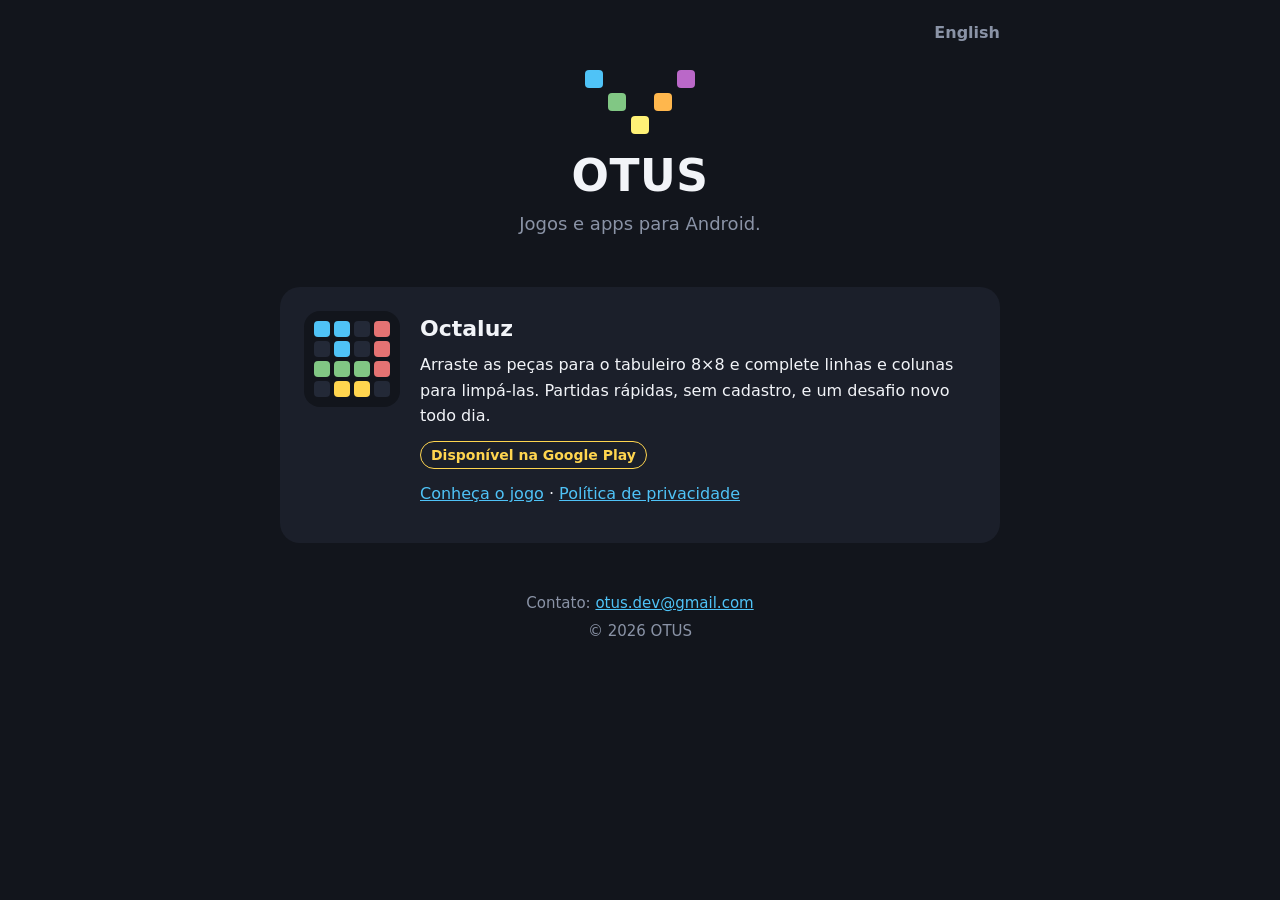
<file: index.html>
<!doctype html>
<html lang="pt-BR">
<head>
  <meta charset="utf-8">
  <meta name="viewport" content="width=device-width, initial-scale=1">
  <title>OTUS</title>
  <meta name="description" content="OTUS: jogos e apps para Android.">
  <meta name="theme-color" content="#12151C">
  <link rel="alternate" hreflang="pt-BR" href="https://otusdev.github.io/">
  <link rel="alternate" hreflang="en" href="https://otusdev.github.io/en/">
  <style>
    :root {
      --bg: #12151C;
      --surface: #1B1F2A;
      --cell: #232937;
      --text: #F2F4F8;
      --muted: #8A93A6;
      --accent: #4FC3F7;
      --gold: #FFD54F;
    }
    * { box-sizing: border-box; }
    html { -webkit-text-size-adjust: 100%; }
    body {
      margin: 0;
      background: var(--bg);
      color: var(--text);
      font-family: system-ui, -apple-system, "Segoe UI", Roboto, "Helvetica Neue", Arial, sans-serif;
      line-height: 1.6;
    }
    a { color: var(--accent); }
    a:hover { text-decoration-thickness: 2px; }
    .top {
      display: flex;
      justify-content: flex-end;
      max-width: 760px;
      margin: 0 auto;
      padding: 20px 20px 0;
    }
    .top a { color: var(--muted); text-decoration: none; font-weight: 600; }
    .top a:hover { color: var(--text); }
    main {
      max-width: 760px;
      margin: 0 auto;
      padding: 24px 20px 40px;
    }

    .hero { text-align: center; margin-bottom: 48px; }
    .logo {
      display: inline-grid;
      grid-template-columns: repeat(5, 18px);
      gap: 5px;
      margin-bottom: 18px;
    }
    .logo span { width: 18px; height: 18px; border-radius: 4px; }
    .hero h1 {
      margin: 0;
      font-size: 44px;
      line-height: 1.1;
      letter-spacing: 0.5px;
    }
    .hero p { margin: 10px 0 0; color: var(--muted); font-size: 18px; }

    .app {
      display: flex;
      gap: 20px;
      align-items: flex-start;
      background: var(--surface);
      border-radius: 20px;
      padding: 24px;
    }
    .board {
      flex: none;
      display: grid;
      grid-template-columns: repeat(4, 16px);
      gap: 4px;
      padding: 10px;
      background: var(--bg);
      border-radius: 16px;
    }
    .board span { width: 16px; height: 16px; border-radius: 4px; background: var(--cell); }
    .app h2 { margin: 0 0 6px; font-size: 22px; }
    .app p { margin: 0 0 12px; }
    .status {
      display: inline-block;
      padding: 2px 10px;
      border-radius: 999px;
      border: 1px solid var(--gold);
      color: var(--gold);
      font-size: 14px;
      font-weight: 600;
    }
    .links { margin-bottom: 0; }

    footer {
      margin-top: 48px;
      text-align: center;
      color: var(--muted);
      font-size: 15px;
    }
    footer p { margin: 4px 0; }

    @media (max-width: 480px) {
      main { padding-top: 16px; }
      .app { flex-direction: column; padding: 20px; }
    }
  </style>
</head>
<body>
  <nav class="top"><a href="en/" hreflang="en" lang="en">English</a></nav>

  <main>
    <header class="hero">
      <!-- Um "V" montado com blocos do jogo. -->
      <div class="logo" aria-hidden="true">
        <span style="background:#4FC3F7"></span><span></span><span></span><span></span><span style="background:#BA68C8"></span>
        <span></span><span style="background:#81C784"></span><span></span><span style="background:#FFB74D"></span><span></span>
        <span></span><span></span><span style="background:#FFF176"></span><span></span><span></span>
      </div>
      <h1>OTUS</h1>
      <p>Jogos e apps para Android.</p>
    </header>

    <section aria-label="Apps">
      <article class="app">
        <div class="board" aria-hidden="true">
          <span style="background:#4FC3F7"></span><span style="background:#4FC3F7"></span><span></span><span style="background:#E57373"></span>
          <span></span><span style="background:#4FC3F7"></span><span></span><span style="background:#E57373"></span>
          <span style="background:#81C784"></span><span style="background:#81C784"></span><span style="background:#81C784"></span><span style="background:#E57373"></span>
          <span></span><span style="background:#FFD54F"></span><span style="background:#FFD54F"></span><span></span>
        </div>
        <div>
          <h2>Octaluz</h2>
          <p>Arraste as peças para o tabuleiro 8×8 e complete linhas e colunas para limpá-las. Partidas rápidas, sem cadastro, e um desafio novo todo dia.</p>
          <p><a href="https://play.google.com/store/apps/details?id=com.otus.octaluz"><span class="status">Disponível na Google Play</span></a></p>
          <p class="links"><a href="octaluz/">Conheça o jogo</a> · <a href="octaluz/privacidade.html">Política de privacidade</a></p>
        </div>
      </article>
    </section>

    <footer>
      <p>Contato: <a href="mailto:otus.dev@gmail.com">otus.dev@gmail.com</a></p>
      <p>© 2026 OTUS</p>
    </footer>
  </main>
</body>
</html>
</file>
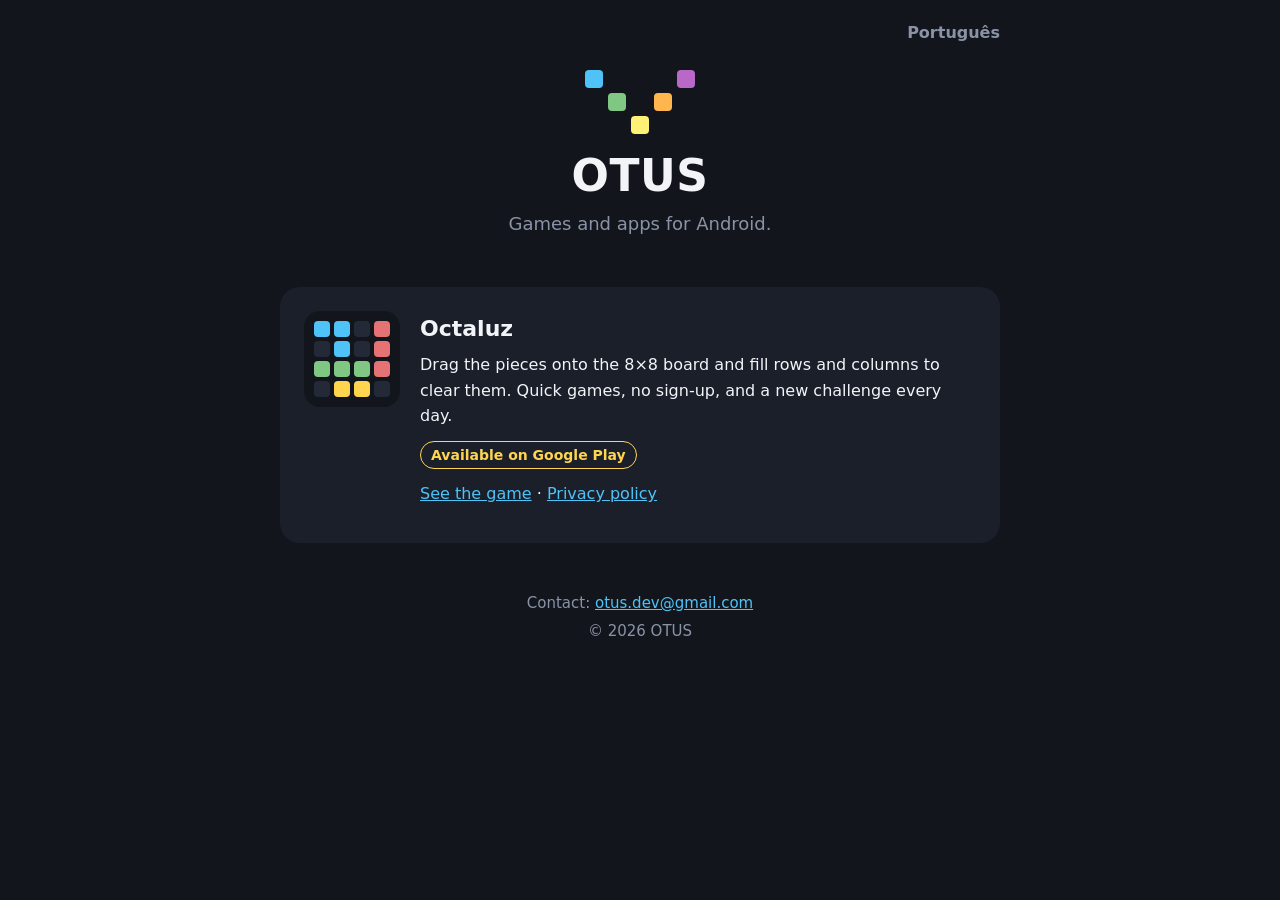
<file: en/index.html>
<!doctype html>
<html lang="en">
<head>
  <meta charset="utf-8">
  <meta name="viewport" content="width=device-width, initial-scale=1">
  <title>OTUS</title>
  <meta name="description" content="OTUS: games and apps for Android.">
  <meta name="theme-color" content="#12151C">
  <link rel="alternate" hreflang="pt-BR" href="https://otusdev.github.io/">
  <link rel="alternate" hreflang="en" href="https://otusdev.github.io/en/">
  <style>
    :root {
      --bg: #12151C;
      --surface: #1B1F2A;
      --cell: #232937;
      --text: #F2F4F8;
      --muted: #8A93A6;
      --accent: #4FC3F7;
      --gold: #FFD54F;
    }
    * { box-sizing: border-box; }
    html { -webkit-text-size-adjust: 100%; }
    body {
      margin: 0;
      background: var(--bg);
      color: var(--text);
      font-family: system-ui, -apple-system, "Segoe UI", Roboto, "Helvetica Neue", Arial, sans-serif;
      line-height: 1.6;
    }
    a { color: var(--accent); }
    a:hover { text-decoration-thickness: 2px; }
    .top {
      display: flex;
      justify-content: flex-end;
      max-width: 760px;
      margin: 0 auto;
      padding: 20px 20px 0;
    }
    .top a { color: var(--muted); text-decoration: none; font-weight: 600; }
    .top a:hover { color: var(--text); }
    main {
      max-width: 760px;
      margin: 0 auto;
      padding: 24px 20px 40px;
    }

    .hero { text-align: center; margin-bottom: 48px; }
    .logo {
      display: inline-grid;
      grid-template-columns: repeat(5, 18px);
      gap: 5px;
      margin-bottom: 18px;
    }
    .logo span { width: 18px; height: 18px; border-radius: 4px; }
    .hero h1 {
      margin: 0;
      font-size: 44px;
      line-height: 1.1;
      letter-spacing: 0.5px;
    }
    .hero p { margin: 10px 0 0; color: var(--muted); font-size: 18px; }

    .app {
      display: flex;
      gap: 20px;
      align-items: flex-start;
      background: var(--surface);
      border-radius: 20px;
      padding: 24px;
    }
    .board {
      flex: none;
      display: grid;
      grid-template-columns: repeat(4, 16px);
      gap: 4px;
      padding: 10px;
      background: var(--bg);
      border-radius: 16px;
    }
    .board span { width: 16px; height: 16px; border-radius: 4px; background: var(--cell); }
    .app h2 { margin: 0 0 6px; font-size: 22px; }
    .app p { margin: 0 0 12px; }
    .status {
      display: inline-block;
      padding: 2px 10px;
      border-radius: 999px;
      border: 1px solid var(--gold);
      color: var(--gold);
      font-size: 14px;
      font-weight: 600;
    }
    .links { margin-bottom: 0; }

    footer {
      margin-top: 48px;
      text-align: center;
      color: var(--muted);
      font-size: 15px;
    }
    footer p { margin: 4px 0; }

    @media (max-width: 480px) {
      main { padding-top: 16px; }
      .app { flex-direction: column; padding: 20px; }
    }
  </style>
</head>
<body>
  <nav class="top"><a href="../" hreflang="pt-BR" lang="pt-BR">Português</a></nav>

  <main>
    <header class="hero">
      <!-- A "V" built from the game's blocks. -->
      <div class="logo" aria-hidden="true">
        <span style="background:#4FC3F7"></span><span></span><span></span><span></span><span style="background:#BA68C8"></span>
        <span></span><span style="background:#81C784"></span><span></span><span style="background:#FFB74D"></span><span></span>
        <span></span><span></span><span style="background:#FFF176"></span><span></span><span></span>
      </div>
      <h1>OTUS</h1>
      <p>Games and apps for Android.</p>
    </header>

    <section aria-label="Apps">
      <article class="app">
        <div class="board" aria-hidden="true">
          <span style="background:#4FC3F7"></span><span style="background:#4FC3F7"></span><span></span><span style="background:#E57373"></span>
          <span></span><span style="background:#4FC3F7"></span><span></span><span style="background:#E57373"></span>
          <span style="background:#81C784"></span><span style="background:#81C784"></span><span style="background:#81C784"></span><span style="background:#E57373"></span>
          <span></span><span style="background:#FFD54F"></span><span style="background:#FFD54F"></span><span></span>
        </div>
        <div>
          <h2>Octaluz</h2>
          <p>Drag the pieces onto the 8×8 board and fill rows and columns to clear them. Quick games, no sign-up, and a new challenge every day.</p>
          <p><a href="https://play.google.com/store/apps/details?id=com.otus.octaluz&amp;hl=en"><span class="status">Available on Google Play</span></a></p>
          <p class="links"><a href="../octaluz/en/">See the game</a> · <a href="../octaluz/privacy.html">Privacy policy</a></p>
        </div>
      </article>
    </section>

    <footer>
      <p>Contact: <a href="mailto:otus.dev@gmail.com">otus.dev@gmail.com</a></p>
      <p>© 2026 OTUS</p>
    </footer>
  </main>
</body>
</html>
</file>
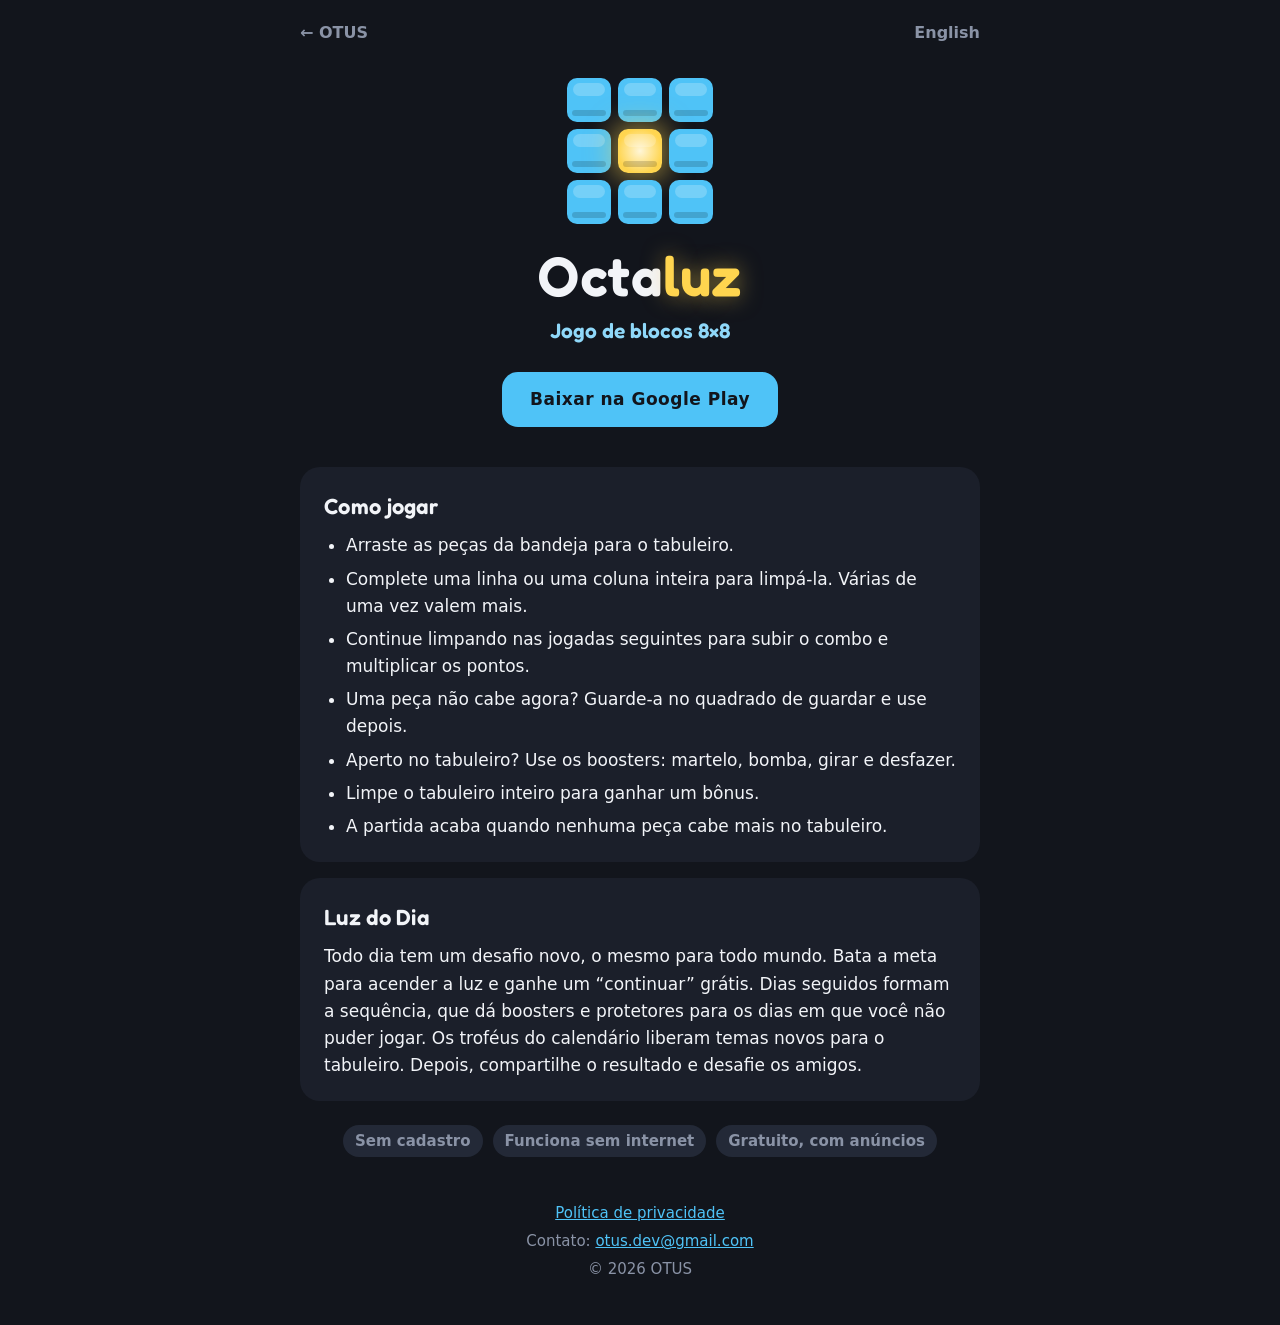
<file: octaluz/index.html>
<!doctype html>
<html lang="pt-BR">
<head>
  <meta charset="utf-8">
  <meta name="viewport" content="width=device-width, initial-scale=1">
  <title>Octaluz — jogo de blocos 8×8 | OTUS</title>
  <meta name="description" content="Encaixe as peças no tabuleiro 8×8, limpe linhas e colunas e acenda a Luz do Dia: um desafio por dia, o mesmo para todo mundo.">
  <meta name="theme-color" content="#12151C">
  <link rel="canonical" href="https://otusdev.github.io/octaluz/">
  <link rel="alternate" hreflang="pt-BR" href="https://otusdev.github.io/octaluz/">
  <link rel="alternate" hreflang="en" href="https://otusdev.github.io/octaluz/en/">
  <link rel="icon" href="data:image/svg+xml,%3Csvg xmlns='http://www.w3.org/2000/svg' viewBox='0 0 32 32'%3E%3Cg fill='%234FC3F7'%3E%3Crect x='0' y='0' width='9' height='9' rx='2'/%3E%3Crect x='11.5' y='0' width='9' height='9' rx='2'/%3E%3Crect x='23' y='0' width='9' height='9' rx='2'/%3E%3Crect x='0' y='11.5' width='9' height='9' rx='2'/%3E%3Crect x='23' y='11.5' width='9' height='9' rx='2'/%3E%3Crect x='0' y='23' width='9' height='9' rx='2'/%3E%3Crect x='11.5' y='23' width='9' height='9' rx='2'/%3E%3Crect x='23' y='23' width='9' height='9' rx='2'/%3E%3C/g%3E%3Crect x='11.5' y='11.5' width='9' height='9' rx='2' fill='%23FFD54F'/%3E%3C/svg%3E">

  <!-- Prévia do link nas conversas e redes. -->
  <meta property="og:type" content="website">
  <meta property="og:locale" content="pt_BR">
  <meta property="og:site_name" content="OTUS">
  <meta property="og:title" content="Octaluz — jogo de blocos 8×8">
  <meta property="og:description" content="Encaixe as peças, limpe linhas e colunas e acenda a Luz do Dia: um desafio por dia, o mesmo para todo mundo.">
  <meta property="og:url" content="https://otusdev.github.io/octaluz/">
  <meta property="og:image" content="https://otusdev.github.io/octaluz/og.png">
  <meta property="og:image:width" content="1200">
  <meta property="og:image:height" content="630">
  <meta property="og:image:alt" content="Marca do Octaluz: blocos azuis com um bloco dourado aceso no centro.">
  <meta name="twitter:card" content="summary_large_image">

  <link rel="stylesheet" href="site.css">
</head>
<body>
  <nav class="top"><a href="../">← OTUS</a><a id="language" href="en/" hreflang="en" lang="en">English</a></nav>

  <main>
    <section class="result" id="result" aria-live="polite" hidden>
      <p class="kind" id="result-kind"></p>
      <p class="points" id="result-points"></p>
      <p class="unit" id="result-unit"></p>
      <p class="note" id="result-note"></p>
    </section>

    <header class="hero">
      <div class="logo" aria-hidden="true">
        <span></span><span></span><span></span>
        <span></span><span class="lit"></span><span></span>
        <span></span><span></span><span></span>
      </div>
      <h1>Octa<span class="luz">luz</span></h1>
      <p class="tagline">Jogo de blocos 8×8</p>
      <p class="cta">
        <a class="play" id="play" href="https://play.google.com/store/apps/details?id=com.otus.octaluz" hidden>Baixar na Google Play</a>
        <span class="soon" id="soon">Em breve na Google Play</span>
      </p>
    </header>

    <section class="card">
      <h2>Como jogar</h2>
      <ul>
        <li>Arraste as peças da bandeja para o tabuleiro.</li>
        <li>Complete uma linha ou uma coluna inteira para limpá-la. Várias de uma vez valem mais.</li>
        <li>Continue limpando nas jogadas seguintes para subir o combo e multiplicar os pontos.</li>
        <li>Uma peça não cabe agora? Guarde-a no quadrado de guardar e use depois.</li>
        <li>Aperto no tabuleiro? Use os boosters: martelo, bomba, girar e desfazer.</li>
        <li>Limpe o tabuleiro inteiro para ganhar um bônus.</li>
        <li>A partida acaba quando nenhuma peça cabe mais no tabuleiro.</li>
      </ul>
    </section>

    <section class="card">
      <h2>Luz do Dia</h2>
      <p>Todo dia tem um desafio novo, o mesmo para todo mundo. Bata a meta para acender a luz e ganhe um “continuar” grátis. Dias seguidos formam a sequência, que dá boosters e protetores para os dias em que você não puder jogar. Os troféus do calendário liberam temas novos para o tabuleiro. Depois, compartilhe o resultado e desafie os amigos.</p>
    </section>

    <ul class="facts">
      <li>Sem cadastro</li>
      <li>Funciona sem internet</li>
      <li>Gratuito, com anúncios</li>
    </ul>
  </main>

  <footer>
    <p><a href="privacidade.html">Política de privacidade</a></p>
    <p>Contato: <a href="mailto:otus.dev@gmail.com">otus.dev@gmail.com</a></p>
    <p>© 2026 OTUS</p>
  </footer>

  <script src="site.js"></script>
</body>
</html>
</file>
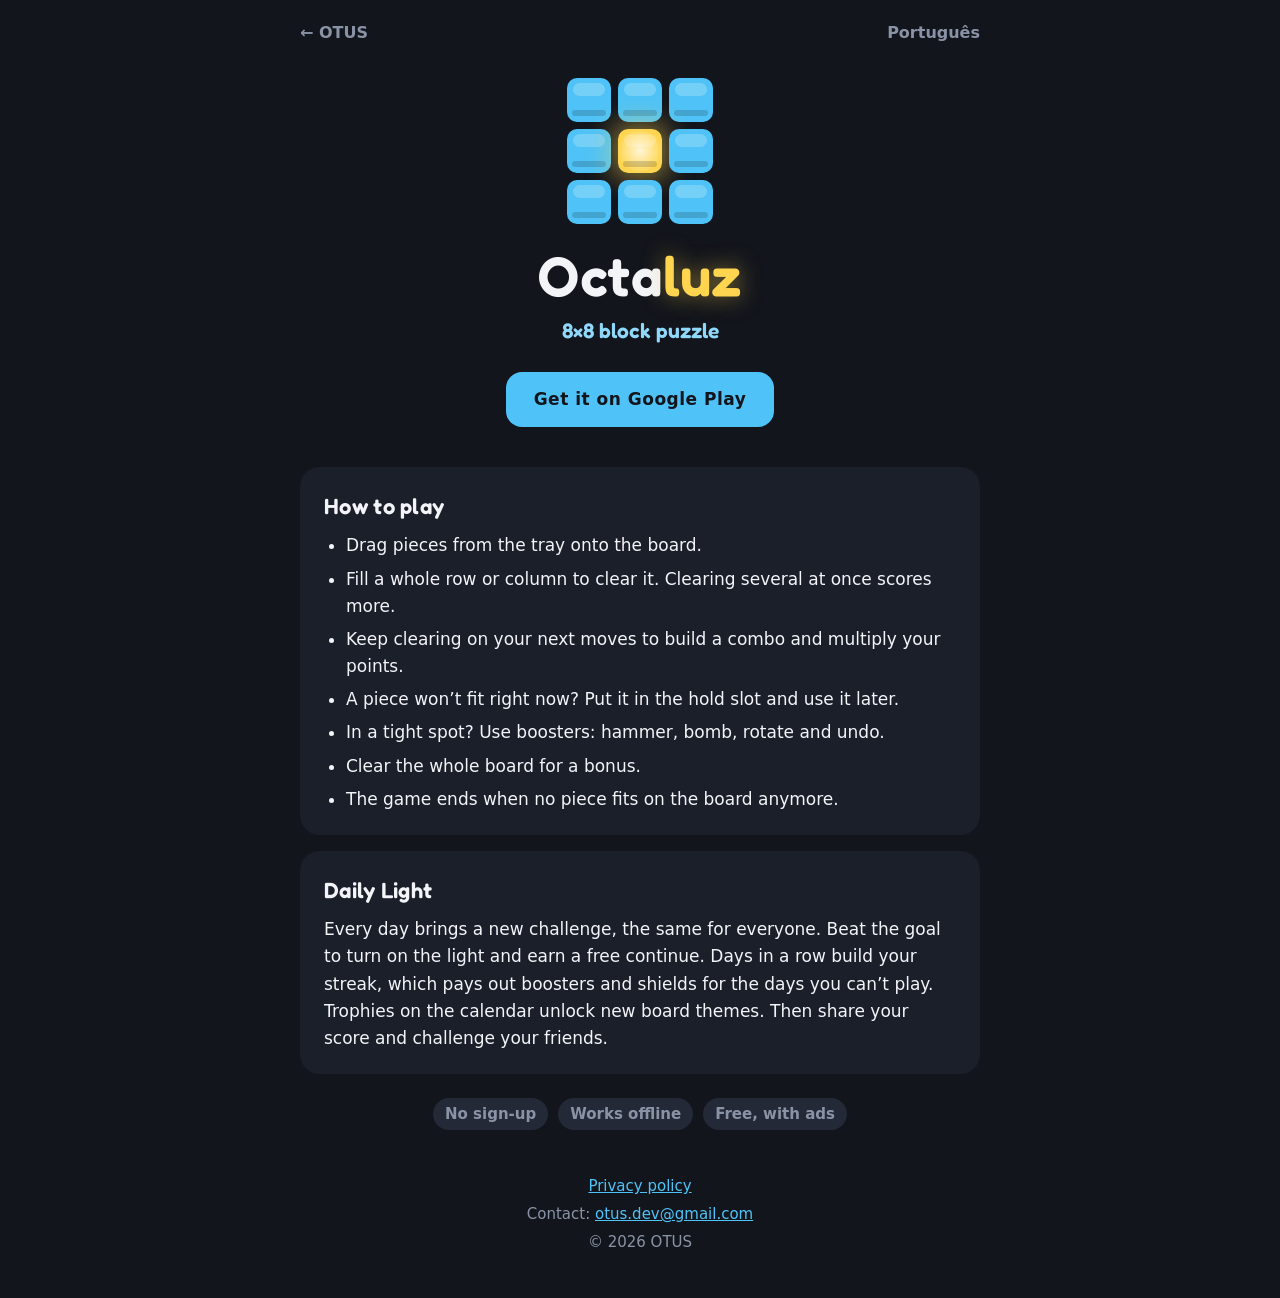
<file: octaluz/en/index.html>
<!doctype html>
<html lang="en">
<head>
  <meta charset="utf-8">
  <meta name="viewport" content="width=device-width, initial-scale=1">
  <title>Octaluz — 8×8 block puzzle | OTUS</title>
  <meta name="description" content="Fit the pieces on the 8×8 board, clear rows and columns, and turn on the Daily Light: one challenge a day, the same for everyone.">
  <meta name="theme-color" content="#12151C">
  <link rel="canonical" href="https://otusdev.github.io/octaluz/en/">
  <link rel="alternate" hreflang="pt-BR" href="https://otusdev.github.io/octaluz/">
  <link rel="alternate" hreflang="en" href="https://otusdev.github.io/octaluz/en/">
  <link rel="icon" href="data:image/svg+xml,%3Csvg xmlns='http://www.w3.org/2000/svg' viewBox='0 0 32 32'%3E%3Cg fill='%234FC3F7'%3E%3Crect x='0' y='0' width='9' height='9' rx='2'/%3E%3Crect x='11.5' y='0' width='9' height='9' rx='2'/%3E%3Crect x='23' y='0' width='9' height='9' rx='2'/%3E%3Crect x='0' y='11.5' width='9' height='9' rx='2'/%3E%3Crect x='23' y='11.5' width='9' height='9' rx='2'/%3E%3Crect x='0' y='23' width='9' height='9' rx='2'/%3E%3Crect x='11.5' y='23' width='9' height='9' rx='2'/%3E%3Crect x='23' y='23' width='9' height='9' rx='2'/%3E%3C/g%3E%3Crect x='11.5' y='11.5' width='9' height='9' rx='2' fill='%23FFD54F'/%3E%3C/svg%3E">

  <!-- Link preview in chats and social networks. -->
  <meta property="og:type" content="website">
  <meta property="og:locale" content="en_US">
  <meta property="og:site_name" content="OTUS">
  <meta property="og:title" content="Octaluz — 8×8 block puzzle">
  <meta property="og:description" content="Fit the pieces, clear rows and columns, and turn on the Daily Light: one challenge a day, the same for everyone.">
  <meta property="og:url" content="https://otusdev.github.io/octaluz/en/">
  <meta property="og:image" content="https://otusdev.github.io/octaluz/og-en.png">
  <meta property="og:image:width" content="1200">
  <meta property="og:image:height" content="630">
  <meta property="og:image:alt" content="Octaluz logo: blue blocks with a glowing gold block in the center.">
  <meta name="twitter:card" content="summary_large_image">

  <link rel="stylesheet" href="../site.css">
</head>
<body>
  <nav class="top"><a href="../../en/">← OTUS</a><a id="language" href="../" hreflang="pt-BR" lang="pt-BR">Português</a></nav>

  <main>
    <section class="result" id="result" aria-live="polite" hidden>
      <p class="kind" id="result-kind"></p>
      <p class="points" id="result-points"></p>
      <p class="unit" id="result-unit"></p>
      <p class="note" id="result-note"></p>
    </section>

    <header class="hero">
      <div class="logo" aria-hidden="true">
        <span></span><span></span><span></span>
        <span></span><span class="lit"></span><span></span>
        <span></span><span></span><span></span>
      </div>
      <h1>Octa<span class="luz">luz</span></h1>
      <p class="tagline">8×8 block puzzle</p>
      <p class="cta">
        <a class="play" id="play" href="https://play.google.com/store/apps/details?id=com.otus.octaluz&amp;hl=en" hidden>Get it on Google Play</a>
        <span class="soon" id="soon">Coming soon to Google Play</span>
      </p>
    </header>

    <section class="card">
      <h2>How to play</h2>
      <ul>
        <li>Drag pieces from the tray onto the board.</li>
        <li>Fill a whole row or column to clear it. Clearing several at once scores more.</li>
        <li>Keep clearing on your next moves to build a combo and multiply your points.</li>
        <li>A piece won’t fit right now? Put it in the hold slot and use it later.</li>
        <li>In a tight spot? Use boosters: hammer, bomb, rotate and undo.</li>
        <li>Clear the whole board for a bonus.</li>
        <li>The game ends when no piece fits on the board anymore.</li>
      </ul>
    </section>

    <section class="card">
      <h2>Daily Light</h2>
      <p>Every day brings a new challenge, the same for everyone. Beat the goal to turn on the light and earn a free continue. Days in a row build your streak, which pays out boosters and shields for the days you can’t play. Trophies on the calendar unlock new board themes. Then share your score and challenge your friends.</p>
    </section>

    <ul class="facts">
      <li>No sign-up</li>
      <li>Works offline</li>
      <li>Free, with ads</li>
    </ul>
  </main>

  <footer>
    <p><a href="../privacy.html">Privacy policy</a></p>
    <p>Contact: <a href="mailto:otus.dev@gmail.com">otus.dev@gmail.com</a></p>
    <p>© 2026 OTUS</p>
  </footer>

  <script src="../site.js"></script>
</body>
</html>
</file>
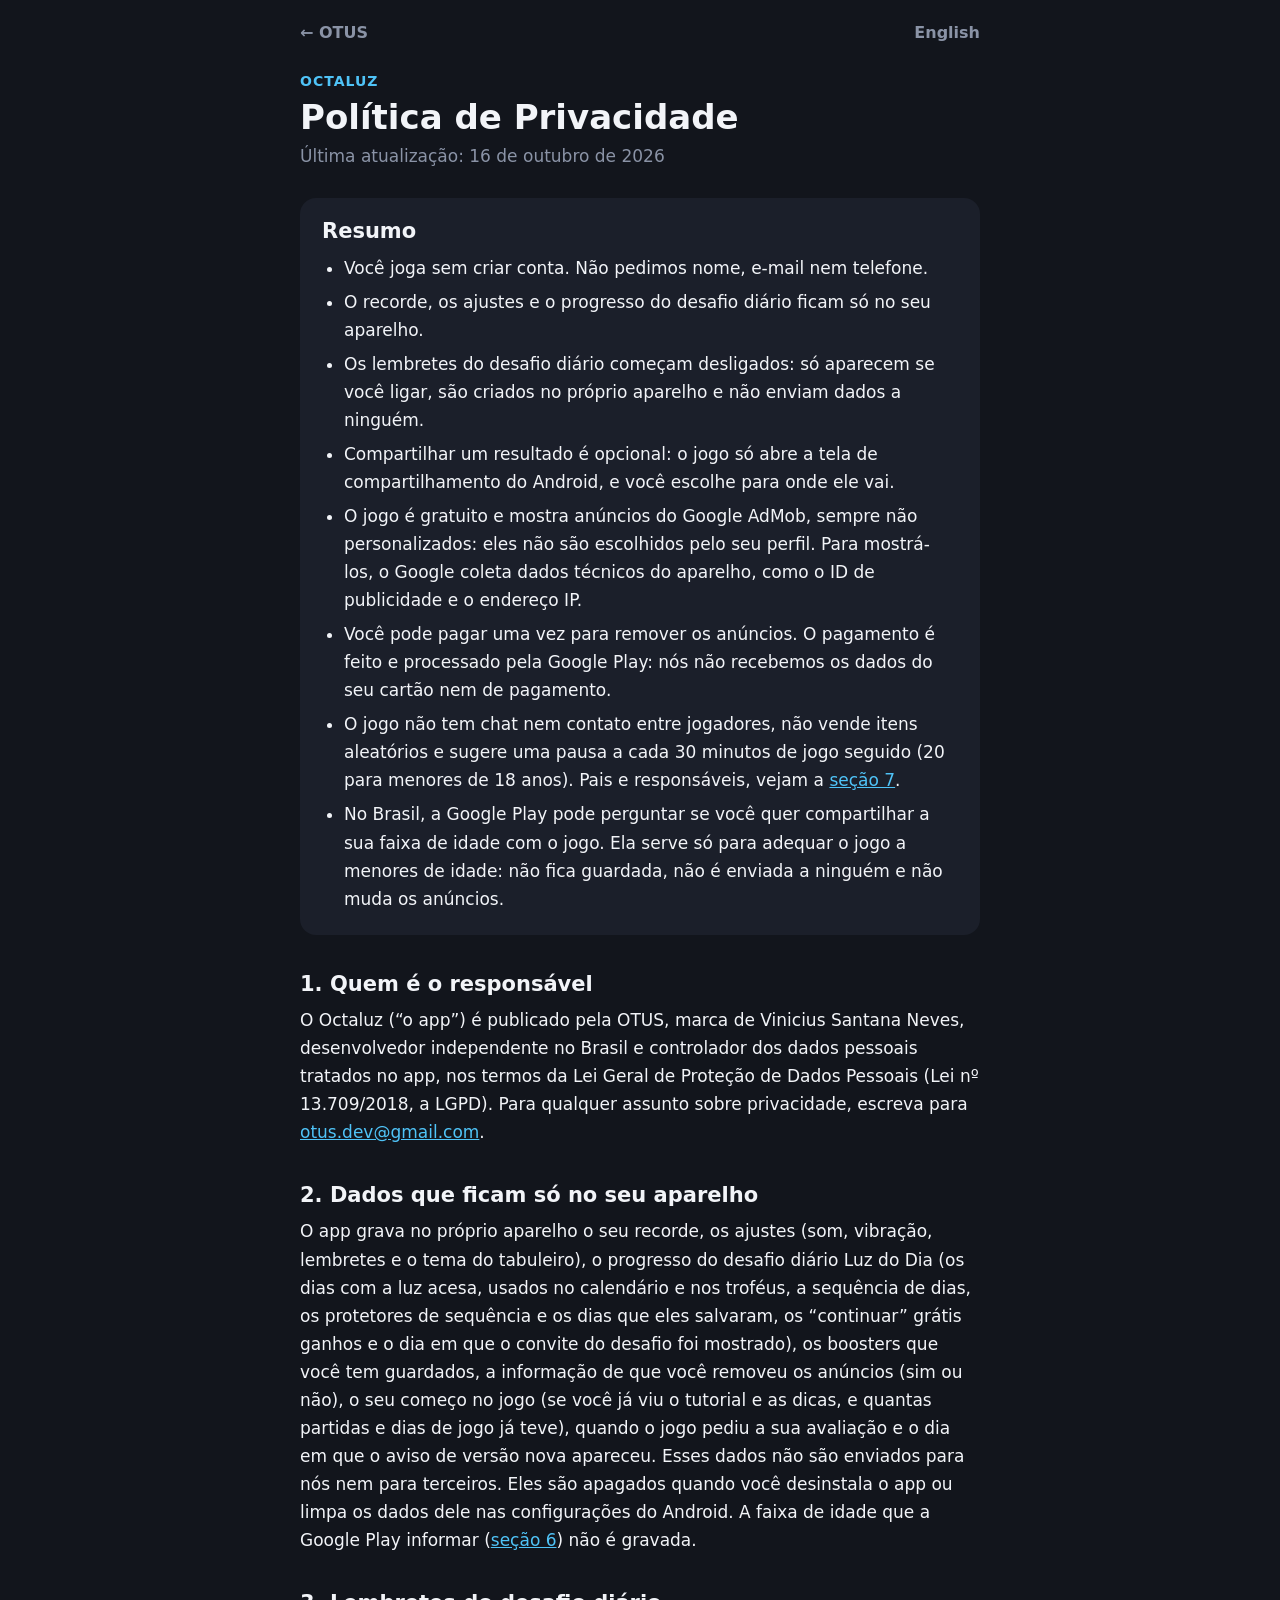
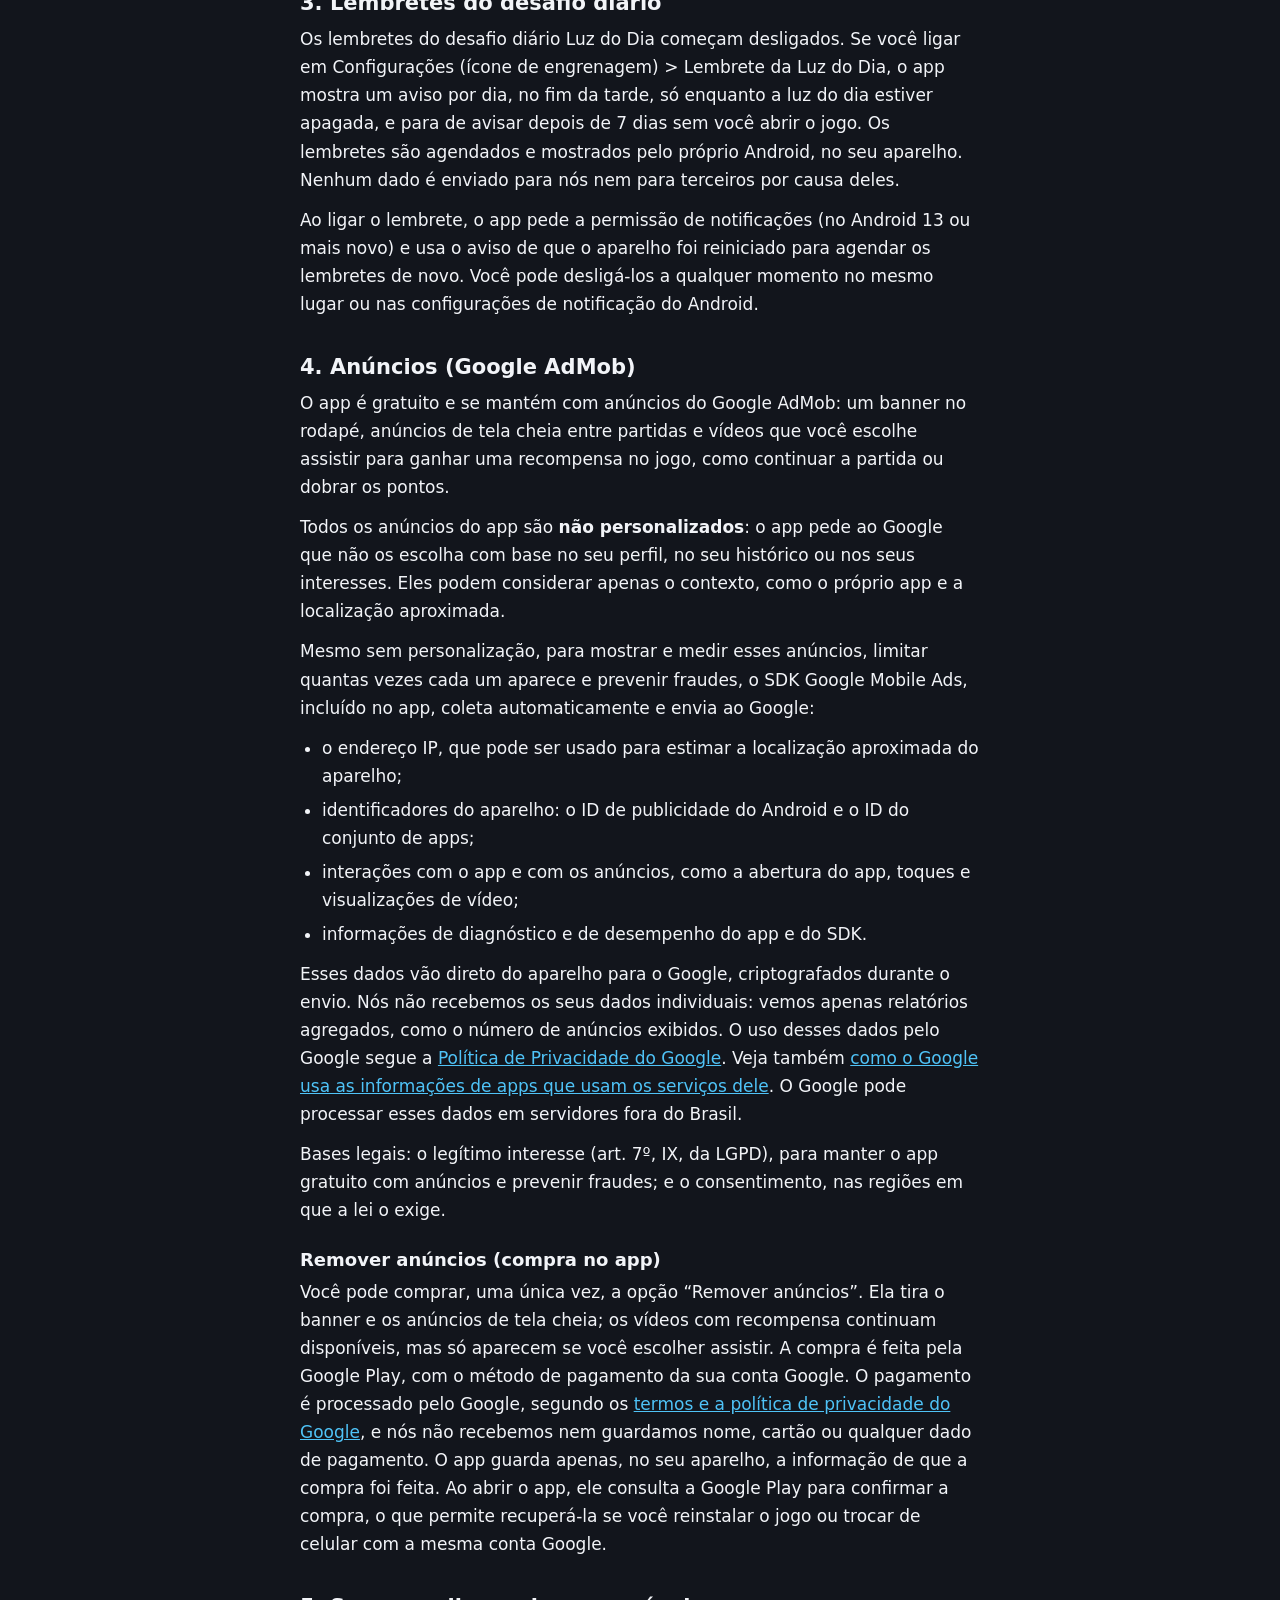
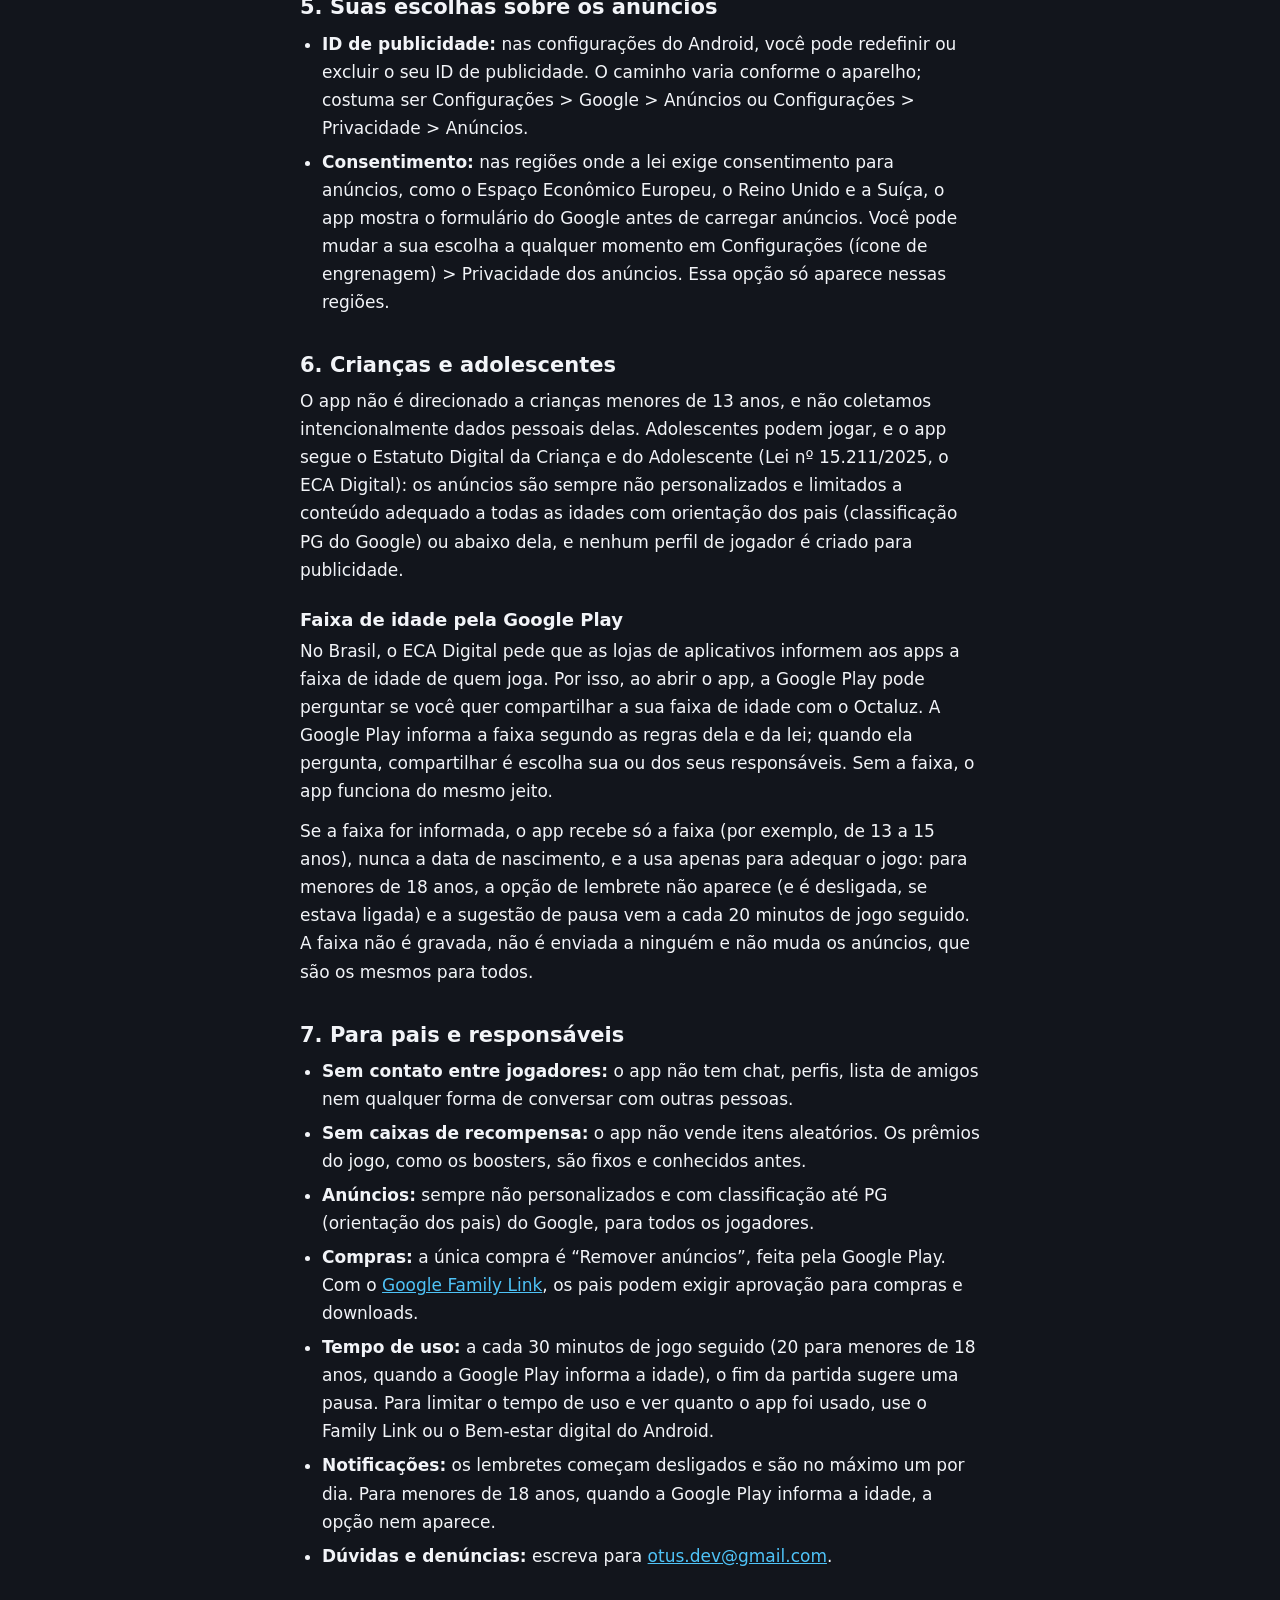
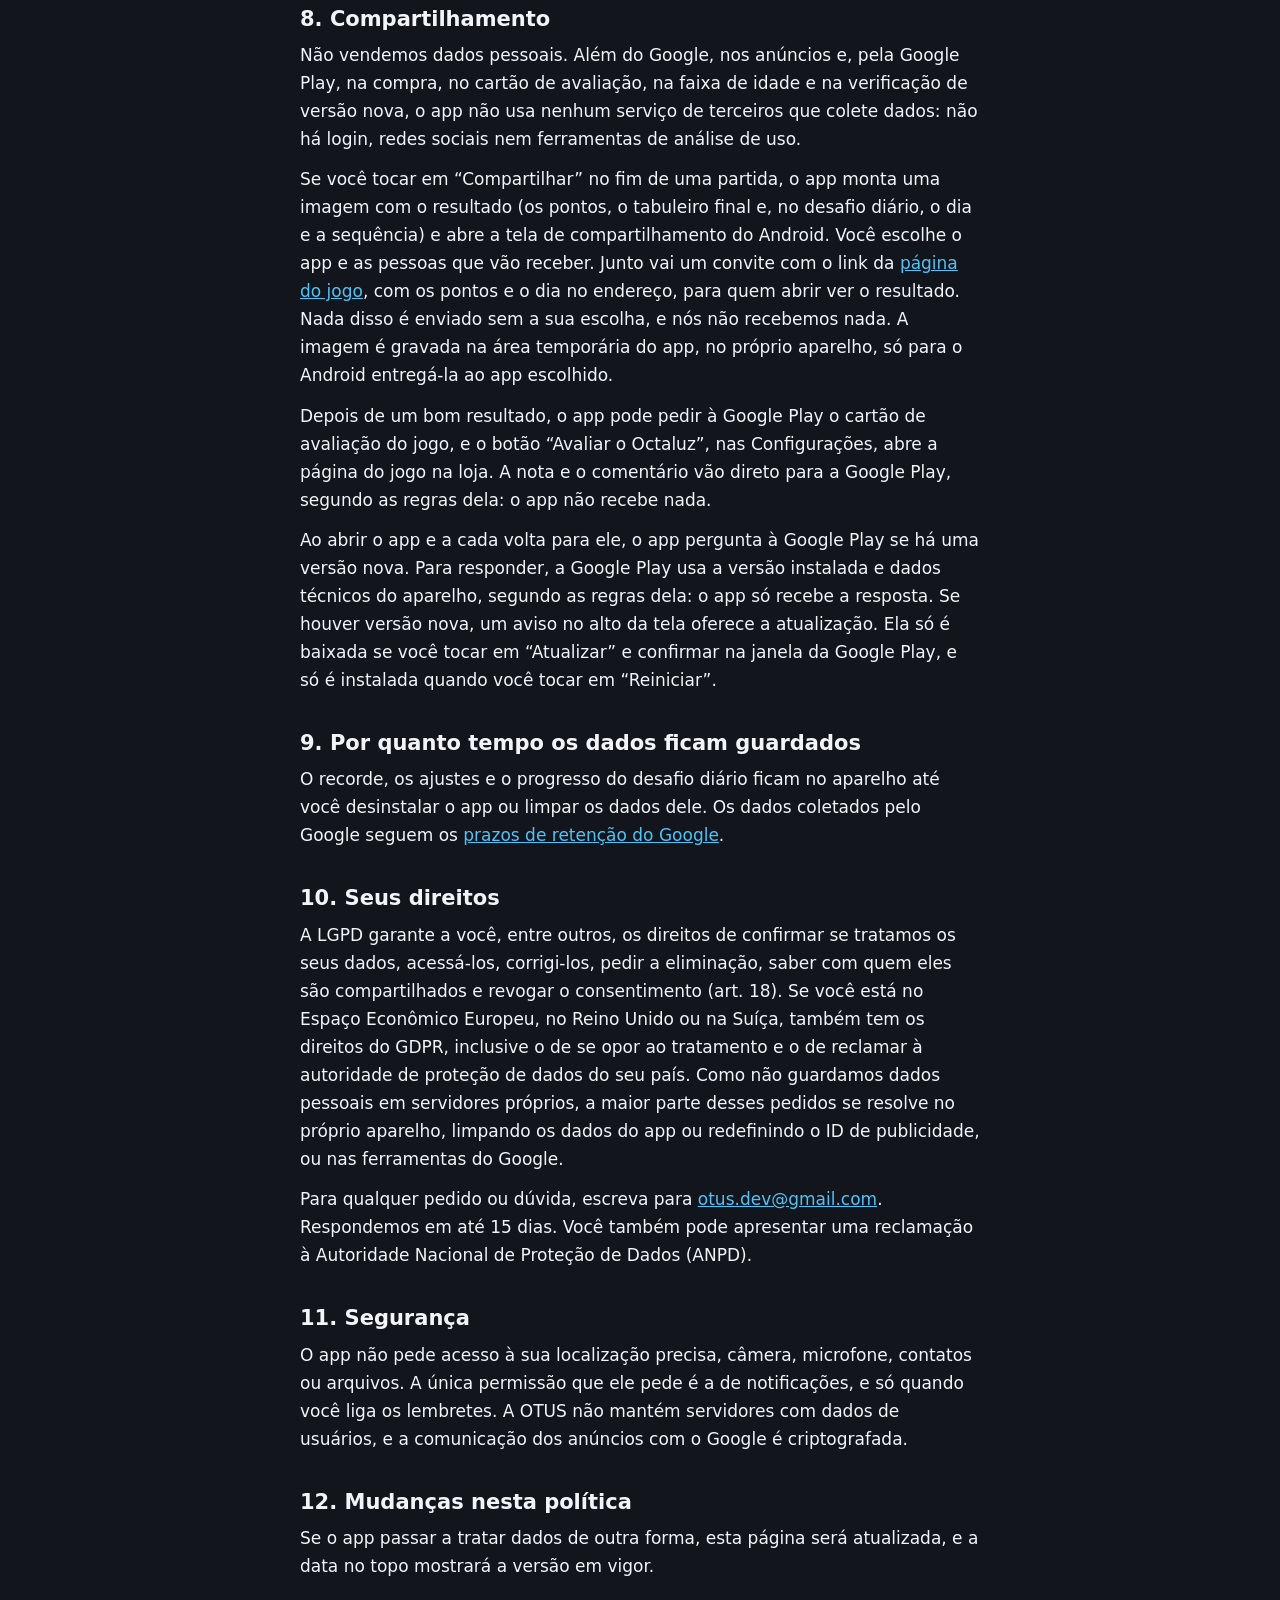
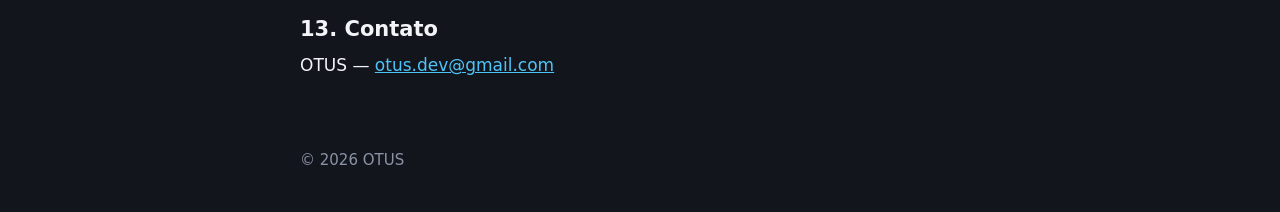
<file: octaluz/privacidade.html>
<!doctype html>
<html lang="pt-BR">
<head>
  <meta charset="utf-8">
  <meta name="viewport" content="width=device-width, initial-scale=1">
  <title>Política de Privacidade — Octaluz | OTUS</title>
  <meta name="description" content="Como o jogo Octaluz, da OTUS, trata os seus dados.">
  <meta name="theme-color" content="#12151C">
  <link rel="alternate" hreflang="pt-BR" href="https://otusdev.github.io/octaluz/privacidade.html">
  <link rel="alternate" hreflang="en" href="https://otusdev.github.io/octaluz/privacy.html">
  <style>
    :root {
      --bg: #12151C;
      --surface: #1B1F2A;
      --text: #F2F4F8;
      --muted: #8A93A6;
      --accent: #4FC3F7;
    }
    * { box-sizing: border-box; }
    html { -webkit-text-size-adjust: 100%; }
    body {
      margin: 0;
      background: var(--bg);
      color: var(--text);
      font-family: system-ui, -apple-system, "Segoe UI", Roboto, "Helvetica Neue", Arial, sans-serif;
      line-height: 1.65;
    }
    a { color: var(--accent); overflow-wrap: anywhere; }
    a:hover { text-decoration-thickness: 2px; }
    .top {
      max-width: 720px;
      margin: 0 auto;
      padding: 20px 20px 0;
    }
    .top { display: flex; justify-content: space-between; gap: 16px; }
    .top a { color: var(--muted); text-decoration: none; font-weight: 600; }
    .top a:hover { color: var(--text); }
    main {
      max-width: 720px;
      margin: 0 auto;
      padding: 24px 20px 56px;
    }
    .eyebrow {
      margin: 0;
      color: var(--accent);
      font-weight: 700;
      letter-spacing: 1px;
      text-transform: uppercase;
      font-size: 14px;
    }
    h1 { margin: 4px 0 4px; font-size: 34px; line-height: 1.2; }
    .meta { margin: 0 0 28px; color: var(--muted); }
    h2 { margin: 36px 0 8px; font-size: 21px; line-height: 1.3; }
    h3 { margin: 24px 0 6px; font-size: 18px; line-height: 1.3; }
    p, li { font-size: 17px; }
    p { margin: 0 0 12px; }
    ul { margin: 0 0 12px; padding-left: 22px; }
    li { margin-bottom: 6px; }
    .summary {
      background: var(--surface);
      border-radius: 16px;
      padding: 20px 22px 10px;
    }
    .summary h2 { margin-top: 0; }
    footer {
      max-width: 720px;
      margin: 0 auto;
      padding: 0 20px 40px;
      color: var(--muted);
      font-size: 15px;
    }
  </style>
</head>
<body>
  <nav class="top"><a href="../">← OTUS</a><a href="privacy.html" hreflang="en" lang="en">English</a></nav>

  <main>
    <p class="eyebrow">Octaluz</p>
    <h1>Política de Privacidade</h1>
    <p class="meta">Última atualização: 16 de outubro de 2026</p>

    <section class="summary">
      <h2>Resumo</h2>
      <ul>
        <li>Você joga sem criar conta. Não pedimos nome, e-mail nem telefone.</li>
        <li>O recorde, os ajustes e o progresso do desafio diário ficam só no seu aparelho.</li>
        <li>Os lembretes do desafio diário começam desligados: só aparecem se você ligar, são criados no próprio aparelho e não enviam dados a ninguém.</li>
        <li>Compartilhar um resultado é opcional: o jogo só abre a tela de compartilhamento do Android, e você escolhe para onde ele vai.</li>
        <li>O jogo é gratuito e mostra anúncios do Google AdMob, sempre não personalizados: eles não são escolhidos pelo seu perfil. Para mostrá-los, o Google coleta dados técnicos do aparelho, como o ID de publicidade e o endereço IP.</li>
        <li>Você pode pagar uma vez para remover os anúncios. O pagamento é feito e processado pela Google Play: nós não recebemos os dados do seu cartão nem de pagamento.</li>
        <li>O jogo não tem chat nem contato entre jogadores, não vende itens aleatórios e sugere uma pausa a cada 30 minutos de jogo seguido (20 para menores de 18 anos). Pais e responsáveis, vejam a <a href="#pais">seção 7</a>.</li>
        <li>No Brasil, a Google Play pode perguntar se você quer compartilhar a sua faixa de idade com o jogo. Ela serve só para adequar o jogo a menores de idade: não fica guardada, não é enviada a ninguém e não muda os anúncios.</li>
      </ul>
    </section>

    <h2>1. Quem é o responsável</h2>
    <p>O Octaluz (“o app”) é publicado pela OTUS, marca de Vinicius Santana Neves, desenvolvedor independente no Brasil e controlador dos dados pessoais tratados no app, nos termos da Lei Geral de Proteção de Dados Pessoais (Lei nº 13.709/2018, a LGPD). Para qualquer assunto sobre privacidade, escreva para <a href="mailto:otus.dev@gmail.com">otus.dev@gmail.com</a>.</p>

    <h2>2. Dados que ficam só no seu aparelho</h2>
    <p>O app grava no próprio aparelho o seu recorde, os ajustes (som, vibração, lembretes e o tema do tabuleiro), o progresso do desafio diário Luz do Dia (os dias com a luz acesa, usados no calendário e nos troféus, a sequência de dias, os protetores de sequência e os dias que eles salvaram, os “continuar” grátis ganhos e o dia em que o convite do desafio foi mostrado), os boosters que você tem guardados, a informação de que você removeu os anúncios (sim ou não), o seu começo no jogo (se você já viu o tutorial e as dicas, e quantas partidas e dias de jogo já teve), quando o jogo pediu a sua avaliação e o dia em que o aviso de versão nova apareceu. Esses dados não são enviados para nós nem para terceiros. Eles são apagados quando você desinstala o app ou limpa os dados dele nas configurações do Android. A faixa de idade que a Google Play informar (<a href="#idade">seção 6</a>) não é gravada.</p>

    <h2>3. Lembretes do desafio diário</h2>
    <p>Os lembretes do desafio diário Luz do Dia começam desligados. Se você ligar em Configurações (ícone de engrenagem) &gt; Lembrete da Luz do Dia, o app mostra um aviso por dia, no fim da tarde, só enquanto a luz do dia estiver apagada, e para de avisar depois de 7 dias sem você abrir o jogo. Os lembretes são agendados e mostrados pelo próprio Android, no seu aparelho. Nenhum dado é enviado para nós nem para terceiros por causa deles.</p>
    <p>Ao ligar o lembrete, o app pede a permissão de notificações (no Android 13 ou mais novo) e usa o aviso de que o aparelho foi reiniciado para agendar os lembretes de novo. Você pode desligá-los a qualquer momento no mesmo lugar ou nas configurações de notificação do Android.</p>

    <h2>4. Anúncios (Google AdMob)</h2>
    <p>O app é gratuito e se mantém com anúncios do Google AdMob: um banner no rodapé, anúncios de tela cheia entre partidas e vídeos que você escolhe assistir para ganhar uma recompensa no jogo, como continuar a partida ou dobrar os pontos.</p>
    <p>Todos os anúncios do app são <strong>não personalizados</strong>: o app pede ao Google que não os escolha com base no seu perfil, no seu histórico ou nos seus interesses. Eles podem considerar apenas o contexto, como o próprio app e a localização aproximada.</p>
    <p>Mesmo sem personalização, para mostrar e medir esses anúncios, limitar quantas vezes cada um aparece e prevenir fraudes, o SDK Google Mobile Ads, incluído no app, coleta automaticamente e envia ao Google:</p>
    <ul>
      <li>o endereço IP, que pode ser usado para estimar a localização aproximada do aparelho;</li>
      <li>identificadores do aparelho: o ID de publicidade do Android e o ID do conjunto de apps;</li>
      <li>interações com o app e com os anúncios, como a abertura do app, toques e visualizações de vídeo;</li>
      <li>informações de diagnóstico e de desempenho do app e do SDK.</li>
    </ul>
    <p>Esses dados vão direto do aparelho para o Google, criptografados durante o envio. Nós não recebemos os seus dados individuais: vemos apenas relatórios agregados, como o número de anúncios exibidos. O uso desses dados pelo Google segue a <a href="https://policies.google.com/privacy?hl=pt-BR">Política de Privacidade do Google</a>. Veja também <a href="https://policies.google.com/technologies/partner-sites?hl=pt-BR">como o Google usa as informações de apps que usam os serviços dele</a>. O Google pode processar esses dados em servidores fora do Brasil.</p>
    <p>Bases legais: o legítimo interesse (art. 7º, IX, da LGPD), para manter o app gratuito com anúncios e prevenir fraudes; e o consentimento, nas regiões em que a lei o exige.</p>

    <h3>Remover anúncios (compra no app)</h3>
    <p>Você pode comprar, uma única vez, a opção “Remover anúncios”. Ela tira o banner e os anúncios de tela cheia; os vídeos com recompensa continuam disponíveis, mas só aparecem se você escolher assistir. A compra é feita pela Google Play, com o método de pagamento da sua conta Google. O pagamento é processado pelo Google, segundo os <a href="https://policies.google.com/privacy?hl=pt-BR">termos e a política de privacidade do Google</a>, e nós não recebemos nem guardamos nome, cartão ou qualquer dado de pagamento. O app guarda apenas, no seu aparelho, a informação de que a compra foi feita. Ao abrir o app, ele consulta a Google Play para confirmar a compra, o que permite recuperá-la se você reinstalar o jogo ou trocar de celular com a mesma conta Google.</p>

    <h2>5. Suas escolhas sobre os anúncios</h2>
    <ul>
      <li><strong>ID de publicidade:</strong> nas configurações do Android, você pode redefinir ou excluir o seu ID de publicidade. O caminho varia conforme o aparelho; costuma ser Configurações &gt; Google &gt; Anúncios ou Configurações &gt; Privacidade &gt; Anúncios.</li>
      <li><strong>Consentimento:</strong> nas regiões onde a lei exige consentimento para anúncios, como o Espaço Econômico Europeu, o Reino Unido e a Suíça, o app mostra o formulário do Google antes de carregar anúncios. Você pode mudar a sua escolha a qualquer momento em Configurações (ícone de engrenagem) &gt; Privacidade dos anúncios. Essa opção só aparece nessas regiões.</li>
    </ul>

    <h2>6. Crianças e adolescentes</h2>
    <p>O app não é direcionado a crianças menores de 13 anos, e não coletamos intencionalmente dados pessoais delas. Adolescentes podem jogar, e o app segue o Estatuto Digital da Criança e do Adolescente (Lei nº 15.211/2025, o ECA Digital): os anúncios são sempre não personalizados e limitados a conteúdo adequado a todas as idades com orientação dos pais (classificação PG do Google) ou abaixo dela, e nenhum perfil de jogador é criado para publicidade.</p>

    <h3 id="idade">Faixa de idade pela Google Play</h3>
    <p>No Brasil, o ECA Digital pede que as lojas de aplicativos informem aos apps a faixa de idade de quem joga. Por isso, ao abrir o app, a Google Play pode perguntar se você quer compartilhar a sua faixa de idade com o Octaluz. A Google Play informa a faixa segundo as regras dela e da lei; quando ela pergunta, compartilhar é escolha sua ou dos seus responsáveis. Sem a faixa, o app funciona do mesmo jeito.</p>
    <p>Se a faixa for informada, o app recebe só a faixa (por exemplo, de 13 a 15 anos), nunca a data de nascimento, e a usa apenas para adequar o jogo: para menores de 18 anos, a opção de lembrete não aparece (e é desligada, se estava ligada) e a sugestão de pausa vem a cada 20 minutos de jogo seguido. A faixa não é gravada, não é enviada a ninguém e não muda os anúncios, que são os mesmos para todos.</p>

    <h2 id="pais">7. Para pais e responsáveis</h2>
    <ul>
      <li><strong>Sem contato entre jogadores:</strong> o app não tem chat, perfis, lista de amigos nem qualquer forma de conversar com outras pessoas.</li>
      <li><strong>Sem caixas de recompensa:</strong> o app não vende itens aleatórios. Os prêmios do jogo, como os boosters, são fixos e conhecidos antes.</li>
      <li><strong>Anúncios:</strong> sempre não personalizados e com classificação até PG (orientação dos pais) do Google, para todos os jogadores.</li>
      <li><strong>Compras:</strong> a única compra é “Remover anúncios”, feita pela Google Play. Com o <a href="https://families.google/familylink/">Google Family Link</a>, os pais podem exigir aprovação para compras e downloads.</li>
      <li><strong>Tempo de uso:</strong> a cada 30 minutos de jogo seguido (20 para menores de 18 anos, quando a Google Play informa a idade), o fim da partida sugere uma pausa. Para limitar o tempo de uso e ver quanto o app foi usado, use o Family Link ou o Bem-estar digital do Android.</li>
      <li><strong>Notificações:</strong> os lembretes começam desligados e são no máximo um por dia. Para menores de 18 anos, quando a Google Play informa a idade, a opção nem aparece.</li>
      <li><strong>Dúvidas e denúncias:</strong> escreva para <a href="mailto:otus.dev@gmail.com">otus.dev@gmail.com</a>.</li>
    </ul>

    <h2>8. Compartilhamento</h2>
    <p>Não vendemos dados pessoais. Além do Google, nos anúncios e, pela Google Play, na compra, no cartão de avaliação, na faixa de idade e na verificação de versão nova, o app não usa nenhum serviço de terceiros que colete dados: não há login, redes sociais nem ferramentas de análise de uso.</p>
    <p>Se você tocar em “Compartilhar” no fim de uma partida, o app monta uma imagem com o resultado (os pontos, o tabuleiro final e, no desafio diário, o dia e a sequência) e abre a tela de compartilhamento do Android. Você escolhe o app e as pessoas que vão receber. Junto vai um convite com o link da <a href="./">página do jogo</a>, com os pontos e o dia no endereço, para quem abrir ver o resultado. Nada disso é enviado sem a sua escolha, e nós não recebemos nada. A imagem é gravada na área temporária do app, no próprio aparelho, só para o Android entregá-la ao app escolhido.</p>
    <p>Depois de um bom resultado, o app pode pedir à Google Play o cartão de avaliação do jogo, e o botão “Avaliar o Octaluz”, nas Configurações, abre a página do jogo na loja. A nota e o comentário vão direto para a Google Play, segundo as regras dela: o app não recebe nada.</p>
    <p>Ao abrir o app e a cada volta para ele, o app pergunta à Google Play se há uma versão nova. Para responder, a Google Play usa a versão instalada e dados técnicos do aparelho, segundo as regras dela: o app só recebe a resposta. Se houver versão nova, um aviso no alto da tela oferece a atualização. Ela só é baixada se você tocar em “Atualizar” e confirmar na janela da Google Play, e só é instalada quando você tocar em “Reiniciar”.</p>

    <h2>9. Por quanto tempo os dados ficam guardados</h2>
    <p>O recorde, os ajustes e o progresso do desafio diário ficam no aparelho até você desinstalar o app ou limpar os dados dele. Os dados coletados pelo Google seguem os <a href="https://policies.google.com/technologies/retention?hl=pt-BR">prazos de retenção do Google</a>.</p>

    <h2>10. Seus direitos</h2>
    <p>A LGPD garante a você, entre outros, os direitos de confirmar se tratamos os seus dados, acessá-los, corrigi-los, pedir a eliminação, saber com quem eles são compartilhados e revogar o consentimento (art. 18). Se você está no Espaço Econômico Europeu, no Reino Unido ou na Suíça, também tem os direitos do GDPR, inclusive o de se opor ao tratamento e o de reclamar à autoridade de proteção de dados do seu país. Como não guardamos dados pessoais em servidores próprios, a maior parte desses pedidos se resolve no próprio aparelho, limpando os dados do app ou redefinindo o ID de publicidade, ou nas ferramentas do Google.</p>
    <p>Para qualquer pedido ou dúvida, escreva para <a href="mailto:otus.dev@gmail.com">otus.dev@gmail.com</a>. Respondemos em até 15 dias. Você também pode apresentar uma reclamação à Autoridade Nacional de Proteção de Dados (ANPD).</p>

    <h2>11. Segurança</h2>
    <p>O app não pede acesso à sua localização precisa, câmera, microfone, contatos ou arquivos. A única permissão que ele pede é a de notificações, e só quando você liga os lembretes. A OTUS não mantém servidores com dados de usuários, e a comunicação dos anúncios com o Google é criptografada.</p>

    <h2>12. Mudanças nesta política</h2>
    <p>Se o app passar a tratar dados de outra forma, esta página será atualizada, e a data no topo mostrará a versão em vigor.</p>

    <h2>13. Contato</h2>
    <p>OTUS — <a href="mailto:otus.dev@gmail.com">otus.dev@gmail.com</a></p>
  </main>

  <footer>© 2026 OTUS</footer>
</body>
</html>
</file>
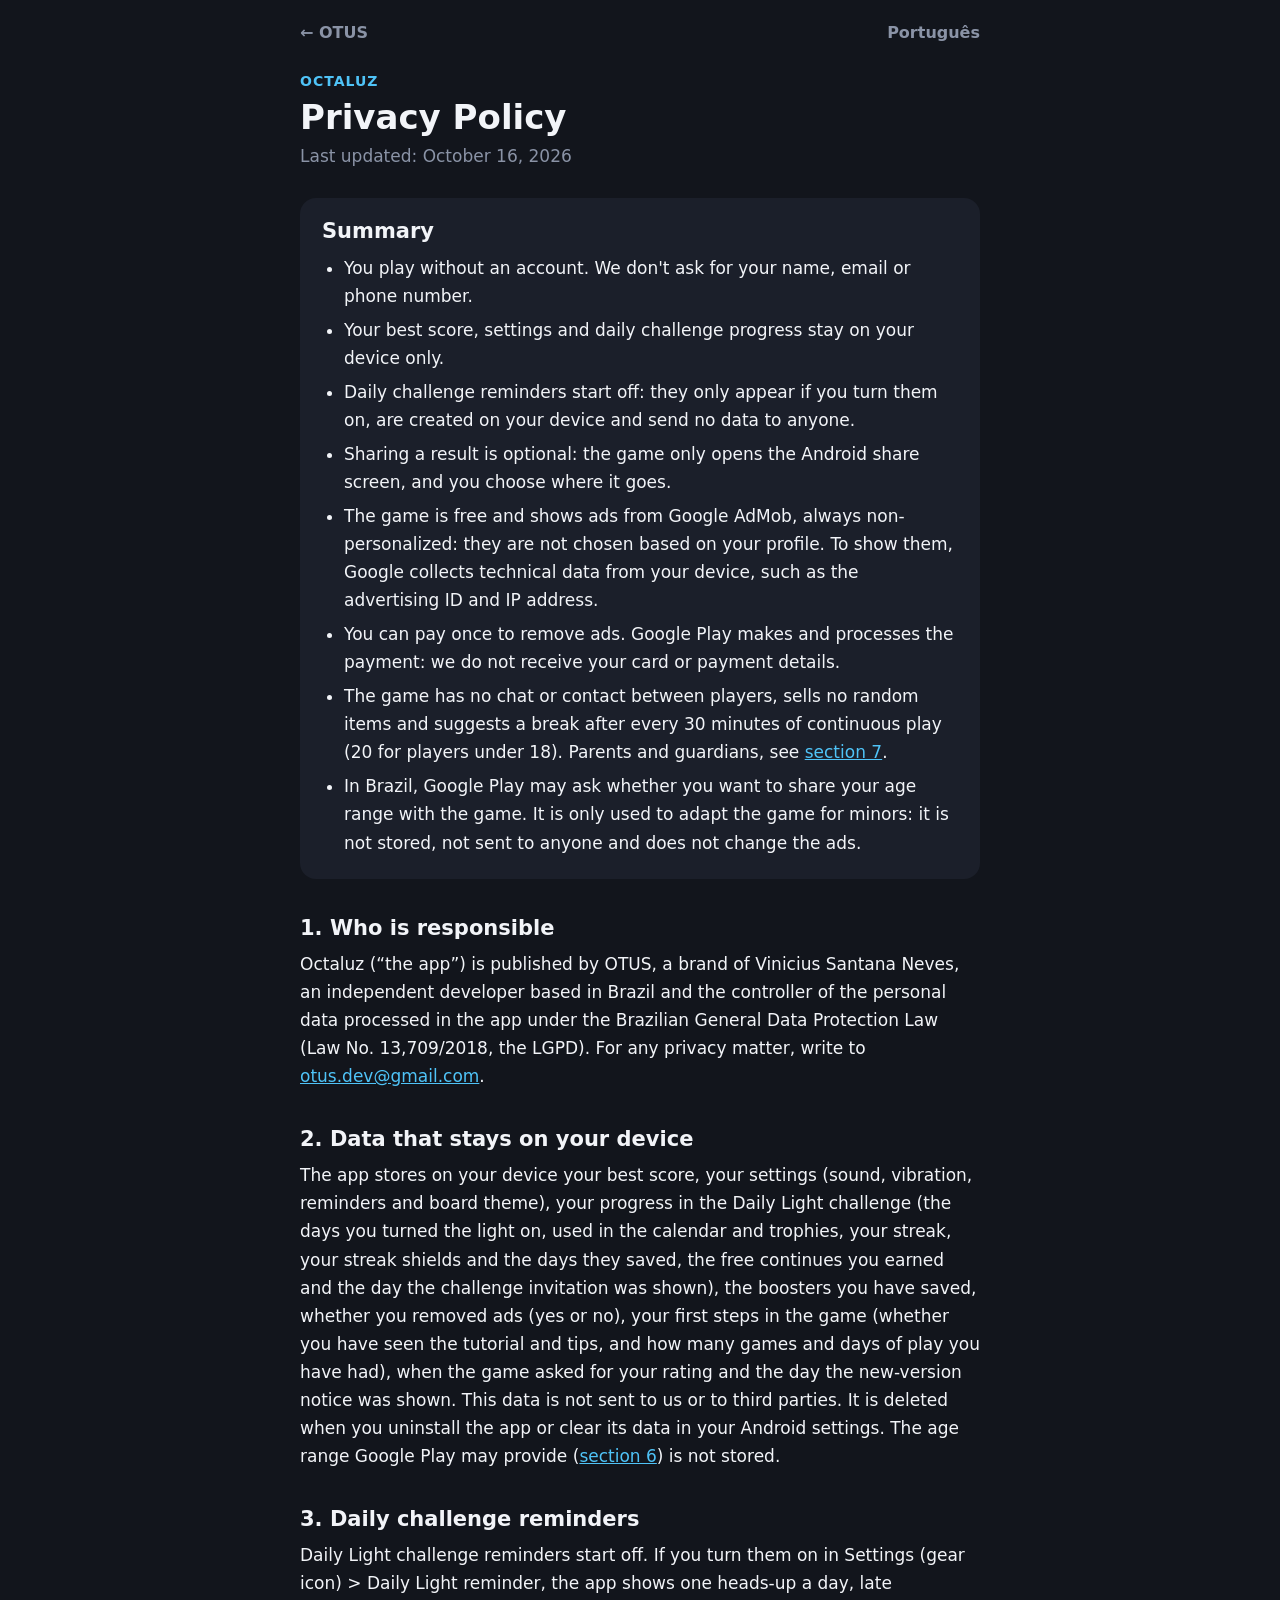
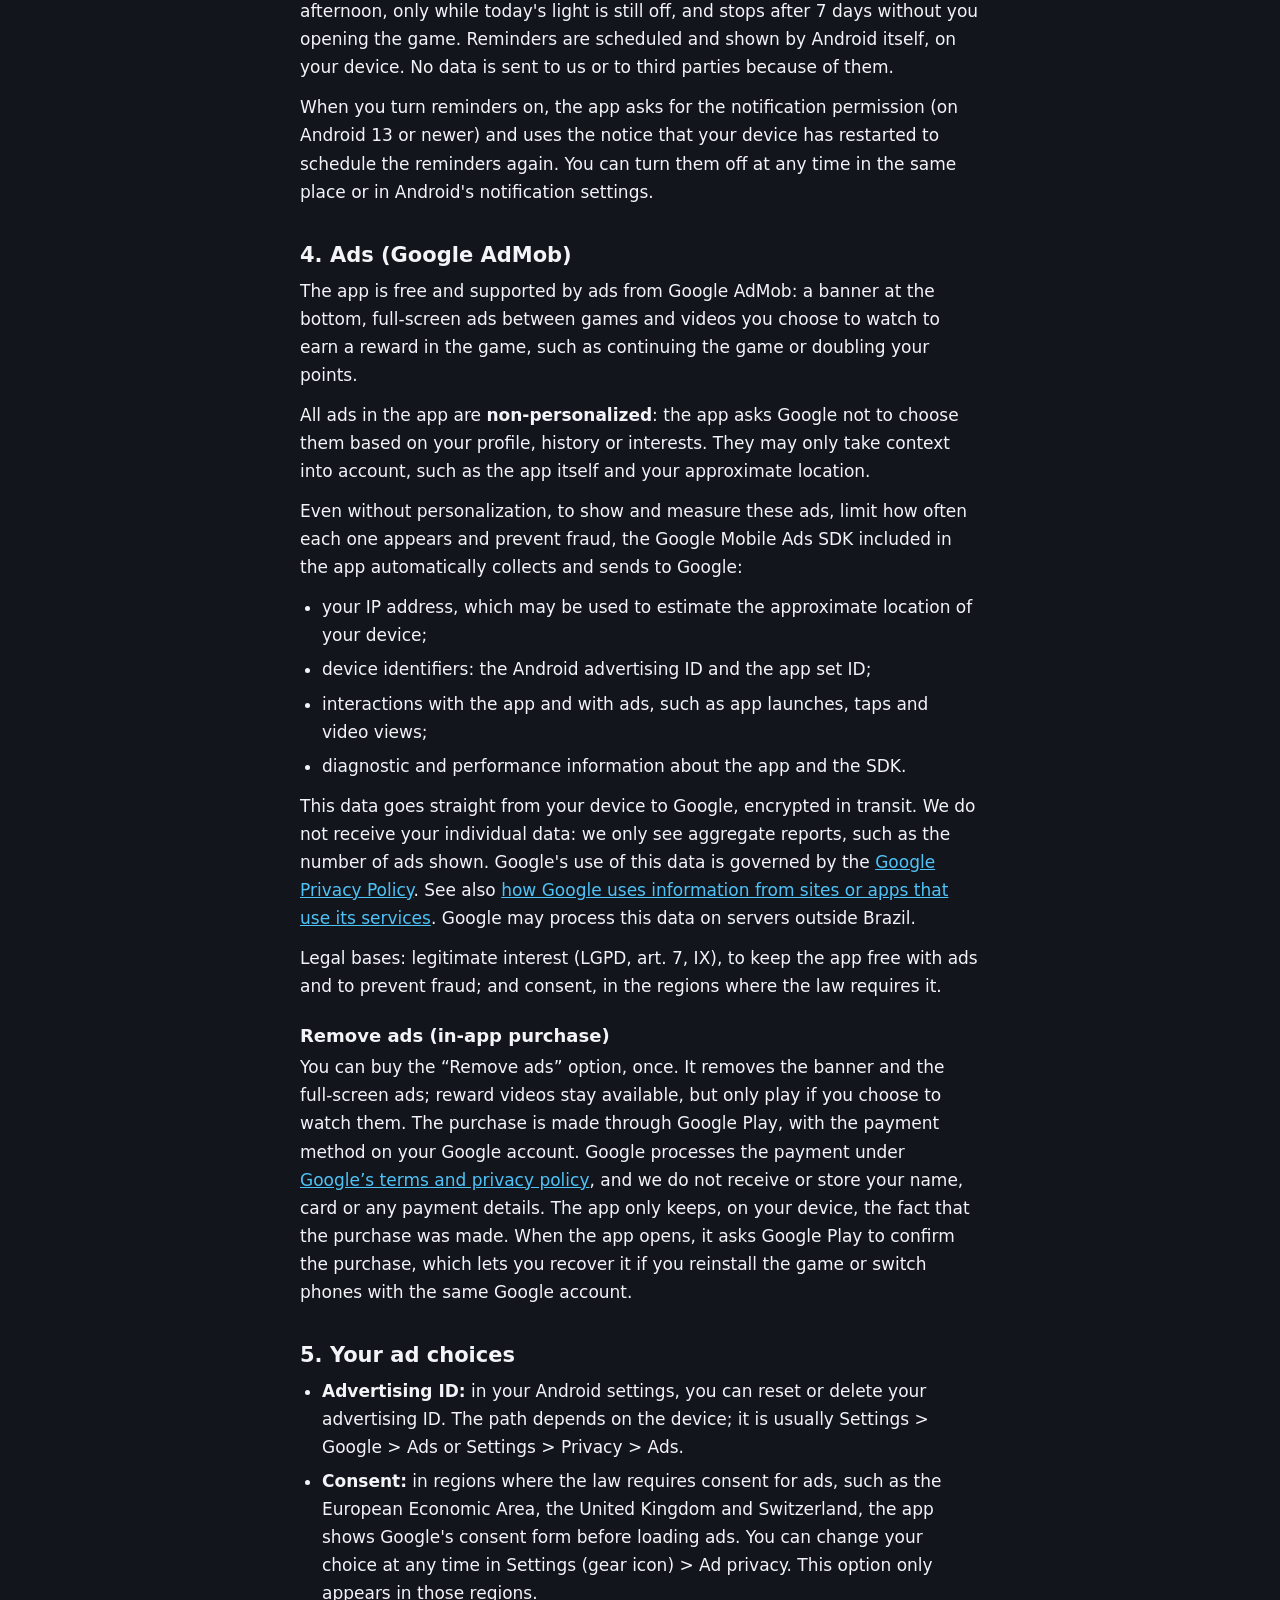
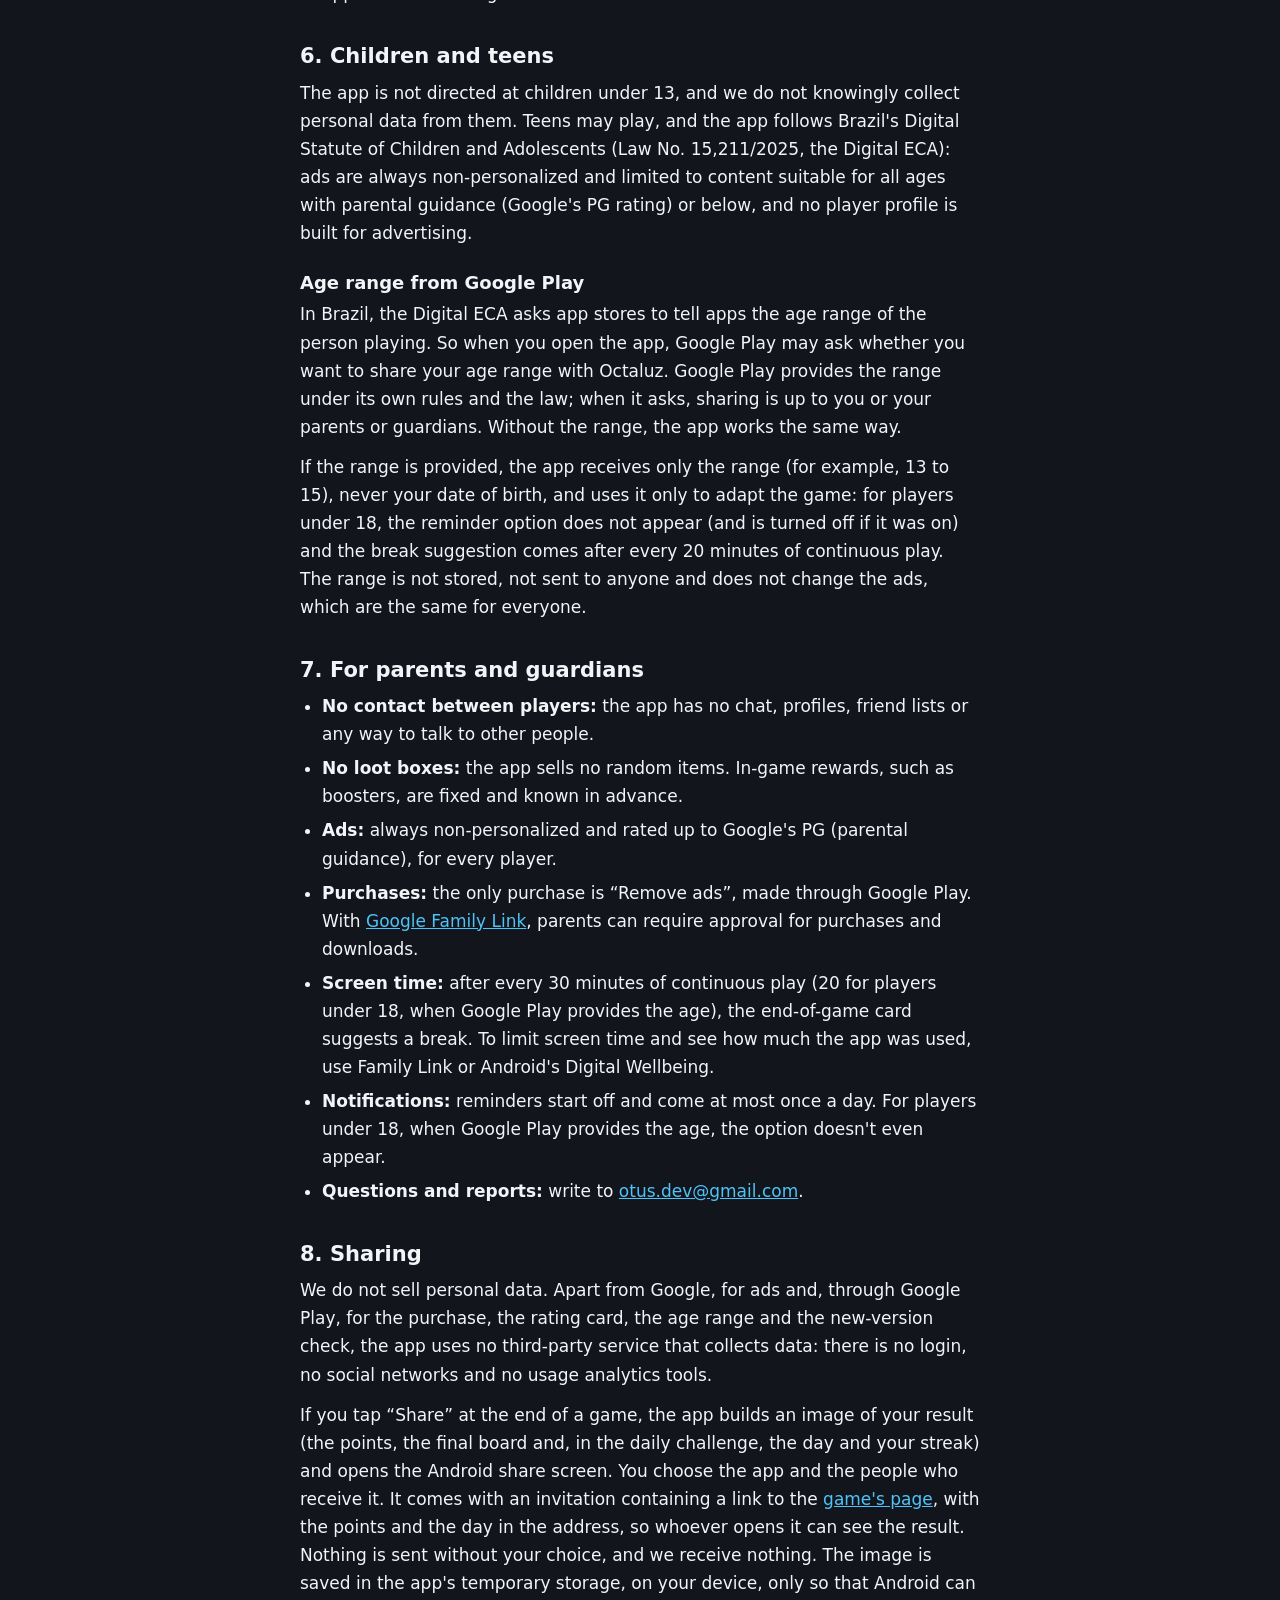
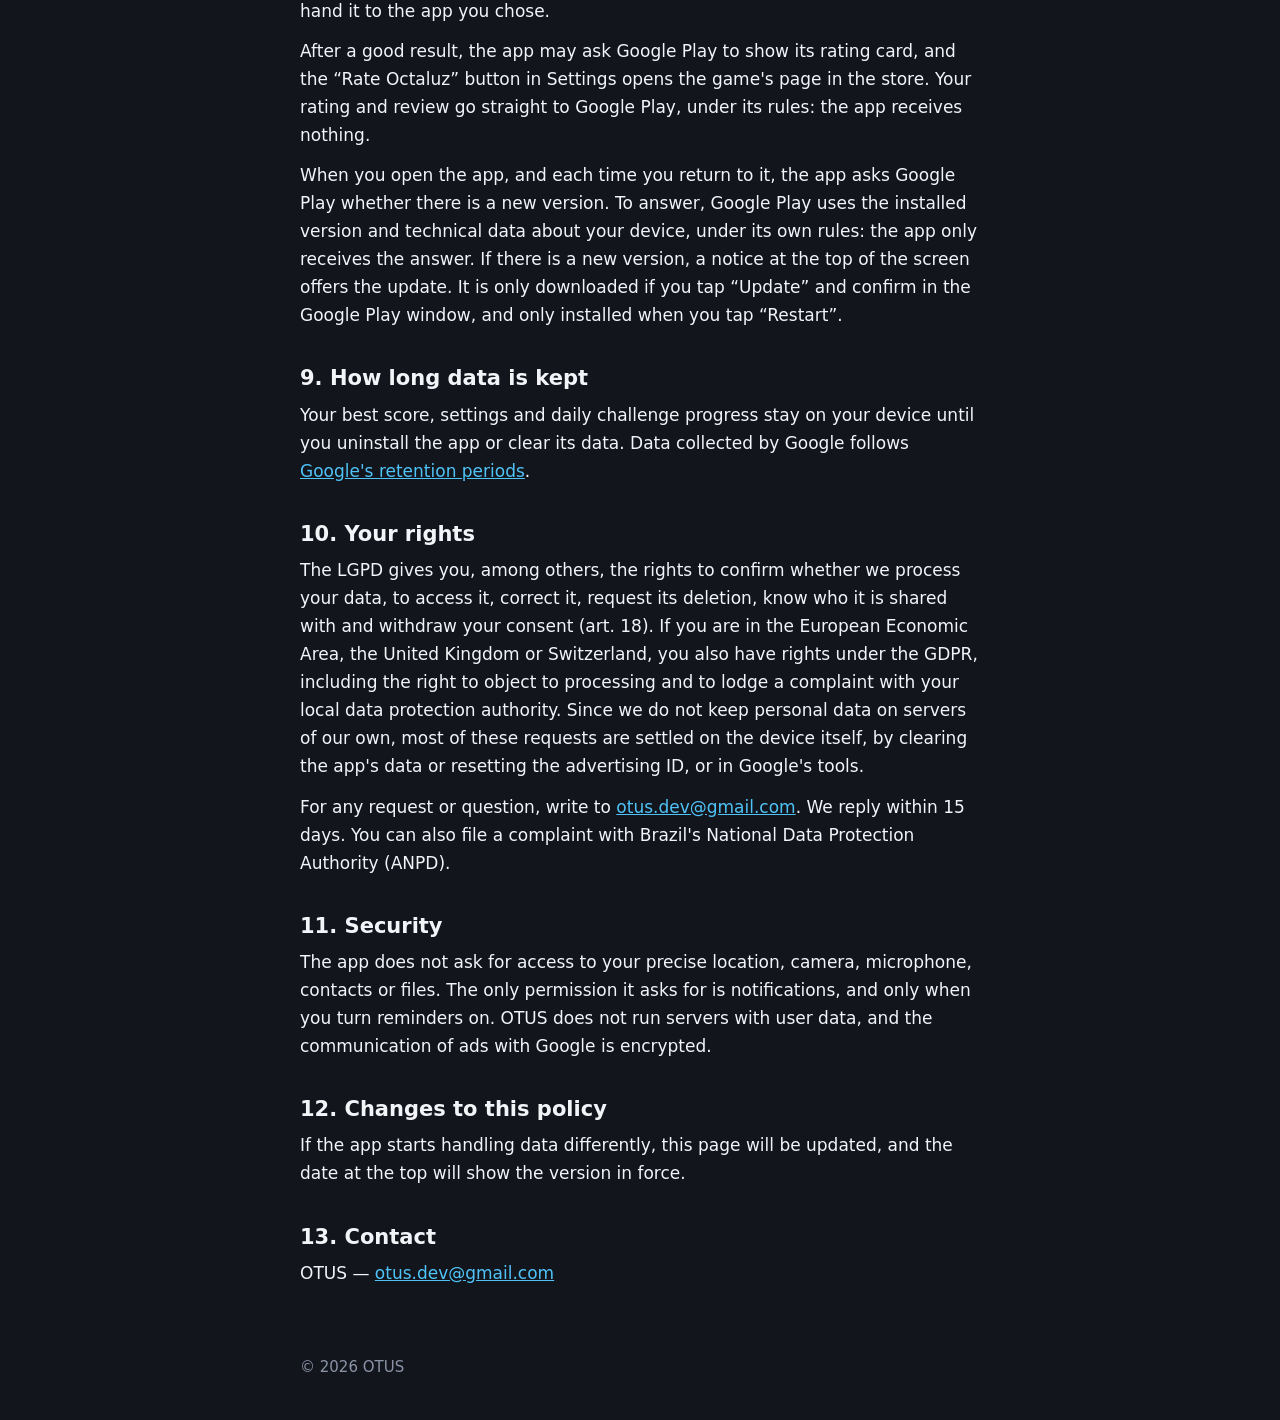
<file: octaluz/privacy.html>
<!doctype html>
<html lang="en">
<head>
  <meta charset="utf-8">
  <meta name="viewport" content="width=device-width, initial-scale=1">
  <title>Privacy Policy — Octaluz | OTUS</title>
  <meta name="description" content="How Octaluz, a game by OTUS, handles your data.">
  <meta name="theme-color" content="#12151C">
  <link rel="alternate" hreflang="pt-BR" href="https://otusdev.github.io/octaluz/privacidade.html">
  <link rel="alternate" hreflang="en" href="https://otusdev.github.io/octaluz/privacy.html">
  <style>
    :root {
      --bg: #12151C;
      --surface: #1B1F2A;
      --text: #F2F4F8;
      --muted: #8A93A6;
      --accent: #4FC3F7;
    }
    * { box-sizing: border-box; }
    html { -webkit-text-size-adjust: 100%; }
    body {
      margin: 0;
      background: var(--bg);
      color: var(--text);
      font-family: system-ui, -apple-system, "Segoe UI", Roboto, "Helvetica Neue", Arial, sans-serif;
      line-height: 1.65;
    }
    a { color: var(--accent); overflow-wrap: anywhere; }
    a:hover { text-decoration-thickness: 2px; }
    .top {
      max-width: 720px;
      margin: 0 auto;
      padding: 20px 20px 0;
    }
    .top { display: flex; justify-content: space-between; gap: 16px; }
    .top a { color: var(--muted); text-decoration: none; font-weight: 600; }
    .top a:hover { color: var(--text); }
    main {
      max-width: 720px;
      margin: 0 auto;
      padding: 24px 20px 56px;
    }
    .eyebrow {
      margin: 0;
      color: var(--accent);
      font-weight: 700;
      letter-spacing: 1px;
      text-transform: uppercase;
      font-size: 14px;
    }
    h1 { margin: 4px 0 4px; font-size: 34px; line-height: 1.2; }
    .meta { margin: 0 0 28px; color: var(--muted); }
    h2 { margin: 36px 0 8px; font-size: 21px; line-height: 1.3; }
    h3 { margin: 24px 0 6px; font-size: 18px; line-height: 1.3; }
    p, li { font-size: 17px; }
    p { margin: 0 0 12px; }
    ul { margin: 0 0 12px; padding-left: 22px; }
    li { margin-bottom: 6px; }
    .summary {
      background: var(--surface);
      border-radius: 16px;
      padding: 20px 22px 10px;
    }
    .summary h2 { margin-top: 0; }
    footer {
      max-width: 720px;
      margin: 0 auto;
      padding: 0 20px 40px;
      color: var(--muted);
      font-size: 15px;
    }
  </style>
</head>
<body>
  <nav class="top"><a href="../en/">← OTUS</a><a href="privacidade.html" hreflang="pt-BR" lang="pt-BR">Português</a></nav>
  <main>
    <p class="eyebrow">Octaluz</p>
    <h1>Privacy Policy</h1>
    <p class="meta">Last updated: October 16, 2026</p>

    <section class="summary">
      <h2>Summary</h2>
      <ul>
        <li>You play without an account. We don't ask for your name, email or phone number.</li>
        <li>Your best score, settings and daily challenge progress stay on your device only.</li>
        <li>Daily challenge reminders start off: they only appear if you turn them on, are created on your device and send no data to anyone.</li>
        <li>Sharing a result is optional: the game only opens the Android share screen, and you choose where it goes.</li>
        <li>The game is free and shows ads from Google AdMob, always non-personalized: they are not chosen based on your profile. To show them, Google collects technical data from your device, such as the advertising ID and IP address.</li>
        <li>You can pay once to remove ads. Google Play makes and processes the payment: we do not receive your card or payment details.</li>
        <li>The game has no chat or contact between players, sells no random items and suggests a break after every 30 minutes of continuous play (20 for players under 18). Parents and guardians, see <a href="#parents">section 7</a>.</li>
        <li>In Brazil, Google Play may ask whether you want to share your age range with the game. It is only used to adapt the game for minors: it is not stored, not sent to anyone and does not change the ads.</li>
      </ul>
    </section>

    <h2>1. Who is responsible</h2>
    <p>Octaluz (“the app”) is published by OTUS, a brand of Vinicius Santana Neves, an independent developer based in Brazil and the controller of the personal data processed in the app under the Brazilian General Data Protection Law (Law No. 13,709/2018, the LGPD). For any privacy matter, write to <a href="mailto:otus.dev@gmail.com">otus.dev@gmail.com</a>.</p>

    <h2>2. Data that stays on your device</h2>
    <p>The app stores on your device your best score, your settings (sound, vibration, reminders and board theme), your progress in the Daily Light challenge (the days you turned the light on, used in the calendar and trophies, your streak, your streak shields and the days they saved, the free continues you earned and the day the challenge invitation was shown), the boosters you have saved, whether you removed ads (yes or no), your first steps in the game (whether you have seen the tutorial and tips, and how many games and days of play you have had), when the game asked for your rating and the day the new-version notice was shown. This data is not sent to us or to third parties. It is deleted when you uninstall the app or clear its data in your Android settings. The age range Google Play may provide (<a href="#age">section 6</a>) is not stored.</p>

    <h2>3. Daily challenge reminders</h2>
    <p>Daily Light challenge reminders start off. If you turn them on in Settings (gear icon) &gt; Daily Light reminder, the app shows one heads-up a day, late afternoon, only while today's light is still off, and stops after 7 days without you opening the game. Reminders are scheduled and shown by Android itself, on your device. No data is sent to us or to third parties because of them.</p>
    <p>When you turn reminders on, the app asks for the notification permission (on Android 13 or newer) and uses the notice that your device has restarted to schedule the reminders again. You can turn them off at any time in the same place or in Android's notification settings.</p>

    <h2>4. Ads (Google AdMob)</h2>
    <p>The app is free and supported by ads from Google AdMob: a banner at the bottom, full-screen ads between games and videos you choose to watch to earn a reward in the game, such as continuing the game or doubling your points.</p>
    <p>All ads in the app are <strong>non-personalized</strong>: the app asks Google not to choose them based on your profile, history or interests. They may only take context into account, such as the app itself and your approximate location.</p>
    <p>Even without personalization, to show and measure these ads, limit how often each one appears and prevent fraud, the Google Mobile Ads SDK included in the app automatically collects and sends to Google:</p>
    <ul>
      <li>your IP address, which may be used to estimate the approximate location of your device;</li>
      <li>device identifiers: the Android advertising ID and the app set ID;</li>
      <li>interactions with the app and with ads, such as app launches, taps and video views;</li>
      <li>diagnostic and performance information about the app and the SDK.</li>
    </ul>
    <p>This data goes straight from your device to Google, encrypted in transit. We do not receive your individual data: we only see aggregate reports, such as the number of ads shown. Google's use of this data is governed by the <a href="https://policies.google.com/privacy?hl=en">Google Privacy Policy</a>. See also <a href="https://policies.google.com/technologies/partner-sites?hl=en">how Google uses information from sites or apps that use its services</a>. Google may process this data on servers outside Brazil.</p>
    <p>Legal bases: legitimate interest (LGPD, art. 7, IX), to keep the app free with ads and to prevent fraud; and consent, in the regions where the law requires it.</p>

    <h3>Remove ads (in-app purchase)</h3>
    <p>You can buy the “Remove ads” option, once. It removes the banner and the full-screen ads; reward videos stay available, but only play if you choose to watch them. The purchase is made through Google Play, with the payment method on your Google account. Google processes the payment under <a href="https://policies.google.com/privacy?hl=en">Google’s terms and privacy policy</a>, and we do not receive or store your name, card or any payment details. The app only keeps, on your device, the fact that the purchase was made. When the app opens, it asks Google Play to confirm the purchase, which lets you recover it if you reinstall the game or switch phones with the same Google account.</p>

    <h2>5. Your ad choices</h2>
    <ul>
      <li><strong>Advertising ID:</strong> in your Android settings, you can reset or delete your advertising ID. The path depends on the device; it is usually Settings &gt; Google &gt; Ads or Settings &gt; Privacy &gt; Ads.</li>
      <li><strong>Consent:</strong> in regions where the law requires consent for ads, such as the European Economic Area, the United Kingdom and Switzerland, the app shows Google's consent form before loading ads. You can change your choice at any time in Settings (gear icon) &gt; Ad privacy. This option only appears in those regions.</li>
    </ul>

    <h2>6. Children and teens</h2>
    <p>The app is not directed at children under 13, and we do not knowingly collect personal data from them. Teens may play, and the app follows Brazil's Digital Statute of Children and Adolescents (Law No. 15,211/2025, the Digital ECA): ads are always non-personalized and limited to content suitable for all ages with parental guidance (Google's PG rating) or below, and no player profile is built for advertising.</p>

    <h3 id="age">Age range from Google Play</h3>
    <p>In Brazil, the Digital ECA asks app stores to tell apps the age range of the person playing. So when you open the app, Google Play may ask whether you want to share your age range with Octaluz. Google Play provides the range under its own rules and the law; when it asks, sharing is up to you or your parents or guardians. Without the range, the app works the same way.</p>
    <p>If the range is provided, the app receives only the range (for example, 13 to 15), never your date of birth, and uses it only to adapt the game: for players under 18, the reminder option does not appear (and is turned off if it was on) and the break suggestion comes after every 20 minutes of continuous play. The range is not stored, not sent to anyone and does not change the ads, which are the same for everyone.</p>

    <h2 id="parents">7. For parents and guardians</h2>
    <ul>
      <li><strong>No contact between players:</strong> the app has no chat, profiles, friend lists or any way to talk to other people.</li>
      <li><strong>No loot boxes:</strong> the app sells no random items. In-game rewards, such as boosters, are fixed and known in advance.</li>
      <li><strong>Ads:</strong> always non-personalized and rated up to Google's PG (parental guidance), for every player.</li>
      <li><strong>Purchases:</strong> the only purchase is “Remove ads”, made through Google Play. With <a href="https://families.google/familylink/">Google Family Link</a>, parents can require approval for purchases and downloads.</li>
      <li><strong>Screen time:</strong> after every 30 minutes of continuous play (20 for players under 18, when Google Play provides the age), the end-of-game card suggests a break. To limit screen time and see how much the app was used, use Family Link or Android's Digital Wellbeing.</li>
      <li><strong>Notifications:</strong> reminders start off and come at most once a day. For players under 18, when Google Play provides the age, the option doesn't even appear.</li>
      <li><strong>Questions and reports:</strong> write to <a href="mailto:otus.dev@gmail.com">otus.dev@gmail.com</a>.</li>
    </ul>

    <h2>8. Sharing</h2>
    <p>We do not sell personal data. Apart from Google, for ads and, through Google Play, for the purchase, the rating card, the age range and the new-version check, the app uses no third-party service that collects data: there is no login, no social networks and no usage analytics tools.</p>
    <p>If you tap “Share” at the end of a game, the app builds an image of your result (the points, the final board and, in the daily challenge, the day and your streak) and opens the Android share screen. You choose the app and the people who receive it. It comes with an invitation containing a link to the <a href="en/">game's page</a>, with the points and the day in the address, so whoever opens it can see the result. Nothing is sent without your choice, and we receive nothing. The image is saved in the app's temporary storage, on your device, only so that Android can hand it to the app you chose.</p>
    <p>After a good result, the app may ask Google Play to show its rating card, and the “Rate Octaluz” button in Settings opens the game's page in the store. Your rating and review go straight to Google Play, under its rules: the app receives nothing.</p>
    <p>When you open the app, and each time you return to it, the app asks Google Play whether there is a new version. To answer, Google Play uses the installed version and technical data about your device, under its own rules: the app only receives the answer. If there is a new version, a notice at the top of the screen offers the update. It is only downloaded if you tap “Update” and confirm in the Google Play window, and only installed when you tap “Restart”.</p>

    <h2>9. How long data is kept</h2>
    <p>Your best score, settings and daily challenge progress stay on your device until you uninstall the app or clear its data. Data collected by Google follows <a href="https://policies.google.com/technologies/retention?hl=en">Google's retention periods</a>.</p>

    <h2>10. Your rights</h2>
    <p>The LGPD gives you, among others, the rights to confirm whether we process your data, to access it, correct it, request its deletion, know who it is shared with and withdraw your consent (art. 18). If you are in the European Economic Area, the United Kingdom or Switzerland, you also have rights under the GDPR, including the right to object to processing and to lodge a complaint with your local data protection authority. Since we do not keep personal data on servers of our own, most of these requests are settled on the device itself, by clearing the app's data or resetting the advertising ID, or in Google's tools.</p>
    <p>For any request or question, write to <a href="mailto:otus.dev@gmail.com">otus.dev@gmail.com</a>. We reply within 15 days. You can also file a complaint with Brazil's National Data Protection Authority (ANPD).</p>

    <h2>11. Security</h2>
    <p>The app does not ask for access to your precise location, camera, microphone, contacts or files. The only permission it asks for is notifications, and only when you turn reminders on. OTUS does not run servers with user data, and the communication of ads with Google is encrypted.</p>

    <h2>12. Changes to this policy</h2>
    <p>If the app starts handling data differently, this page will be updated, and the date at the top will show the version in force.</p>

    <h2>13. Contact</h2>
    <p>OTUS — <a href="mailto:otus.dev@gmail.com">otus.dev@gmail.com</a></p>
  </main>

  <footer>© 2026 OTUS</footer>
</body>
</html>
</file>
<file: octaluz/site.css>
/* Estilo das páginas do Octaluz, em português (/octaluz/) e em inglês
   (/octaluz/en/). A fonte do jogo (Fredoka, licença SIL OFL) vai embutida:
   o site não carrega nada de fora. */
@font-face {
  font-family: "Fredoka";
  font-style: normal;
  font-weight: 600;
  font-display: swap;
  src: url([data-uri]) format("woff2");
}
:root {
  --bg: #12151C;
  --surface: #1B1F2A;
  --cell: #232937;
  --text: #F2F4F8;
  --muted: #8A93A6;
  --accent: #4FC3F7;
  --sky: #8FD8F9;
  --gold: #FFD54F;
  --brand: "Fredoka", system-ui, -apple-system, "Segoe UI", Roboto, sans-serif;
}
* { box-sizing: border-box; }
[hidden] { display: none !important; }
html { -webkit-text-size-adjust: 100%; }
body {
  margin: 0;
  background: var(--bg);
  color: var(--text);
  font-family: system-ui, -apple-system, "Segoe UI", Roboto, "Helvetica Neue", Arial, sans-serif;
  line-height: 1.6;
}
a { color: var(--accent); }
a:hover { text-decoration-thickness: 2px; }
.top {
  display: flex;
  justify-content: space-between;
  gap: 16px;
  max-width: 720px;
  margin: 0 auto;
  padding: 20px 20px 0;
}
.top a { color: var(--muted); text-decoration: none; font-weight: 600; }
.top a:hover { color: var(--text); }
main {
  max-width: 720px;
  margin: 0 auto;
  padding: 24px 20px 32px;
}

/* O resultado de quem mandou o link. */
.result {
  margin-bottom: 40px;
  padding: 24px 20px;
  text-align: center;
  border: 1px solid rgba(255, 213, 79, 0.35);
  border-radius: 24px;
  background:
    radial-gradient(circle at 50% 0, rgba(255, 213, 79, 0.16), transparent 70%),
    var(--surface);
}
.result .kind {
  margin: 0;
  color: var(--gold);
  font-size: 14px;
  font-weight: 700;
  letter-spacing: 1.5px;
  text-transform: uppercase;
}
.result .points {
  margin: 2px 0 0;
  font-family: var(--brand);
  font-size: 64px;
  font-weight: 600;
  line-height: 1.1;
}
.result .unit {
  margin: 0;
  color: var(--muted);
  font-size: 15px;
  font-weight: 700;
  letter-spacing: 1.5px;
  text-transform: uppercase;
}
.result .note { margin: 14px 0 0; font-size: 17px; }

/* A marca: os blocos do jogo, com a luz acesa no meio. */
.hero { margin-bottom: 40px; text-align: center; }
.logo {
  display: inline-grid;
  grid-template-columns: repeat(3, 44px);
  gap: 7px;
  margin: 8px 0 22px;
}
.logo span {
  position: relative;
  width: 44px;
  height: 44px;
  border-radius: 10px;
  background: var(--accent);
}
.logo span::before,
.logo span::after {
  content: "";
  position: absolute;
  border-radius: 7px;
}
.logo span::before {
  left: 14%; top: 12%; width: 72%; height: 30%;
  background: rgba(255, 255, 255, 0.22);
}
.logo span::after {
  left: 12%; top: 74%; width: 76%; height: 14%;
  background: rgba(0, 0, 0, 0.16);
}
.logo .lit {
  background: radial-gradient(circle, #FFF6D8 0, var(--gold) 72%);
  box-shadow: 0 0 26px 6px rgba(255, 213, 79, 0.5);
}
h1 {
  margin: 0;
  font-family: var(--brand);
  font-size: 56px;
  font-weight: 600;
  line-height: 1.05;
  letter-spacing: 0.5px;
}
h1 .luz {
  color: var(--gold);
  text-shadow: 0 0 22px rgba(255, 213, 79, 0.5);
}
.tagline {
  margin: 10px 0 0;
  color: var(--sky);
  font-family: var(--brand);
  font-size: 21px;
  font-weight: 600;
}
.cta { margin: 24px 0 0; }
.play {
  display: inline-block;
  padding: 14px 28px;
  border-radius: 16px;
  background: var(--accent);
  color: var(--bg);
  font-size: 17px;
  font-weight: 800;
  letter-spacing: 0.5px;
  text-decoration: none;
}
.play:hover { filter: brightness(1.08); }
.soon {
  display: inline-block;
  padding: 4px 14px;
  border: 1px solid var(--gold);
  border-radius: 999px;
  color: var(--gold);
  font-size: 15px;
  font-weight: 600;
}

.card {
  margin-bottom: 16px;
  padding: 22px 24px 10px;
  border-radius: 20px;
  background: var(--surface);
}
.card h2 {
  margin: 0 0 8px;
  font-family: var(--brand);
  font-size: 22px;
  font-weight: 600;
  letter-spacing: 0.3px;
}
.card p, .card li { font-size: 17px; }
.card p { margin: 0 0 12px; }
.card ul { margin: 0 0 12px; padding-left: 22px; }
.card li { margin-bottom: 6px; }
.facts {
  display: flex;
  flex-wrap: wrap;
  justify-content: center;
  gap: 8px 10px;
  margin: 24px 0 0;
  padding: 0;
  list-style: none;
}
.facts li {
  padding: 4px 12px;
  border-radius: 999px;
  background: var(--cell);
  color: var(--muted);
  font-size: 15px;
  font-weight: 600;
}

footer {
  max-width: 720px;
  margin: 0 auto;
  padding: 8px 20px 40px;
  color: var(--muted);
  font-size: 15px;
  text-align: center;
}
footer p { margin: 4px 0; }

@media (max-width: 480px) {
  h1 { font-size: 48px; }
  .result .points { font-size: 56px; }
  .logo { grid-template-columns: repeat(3, 38px); gap: 6px; }
  .logo span { width: 38px; height: 38px; border-radius: 9px; }
  .card { padding: 20px 20px 8px; }
}
</file>
